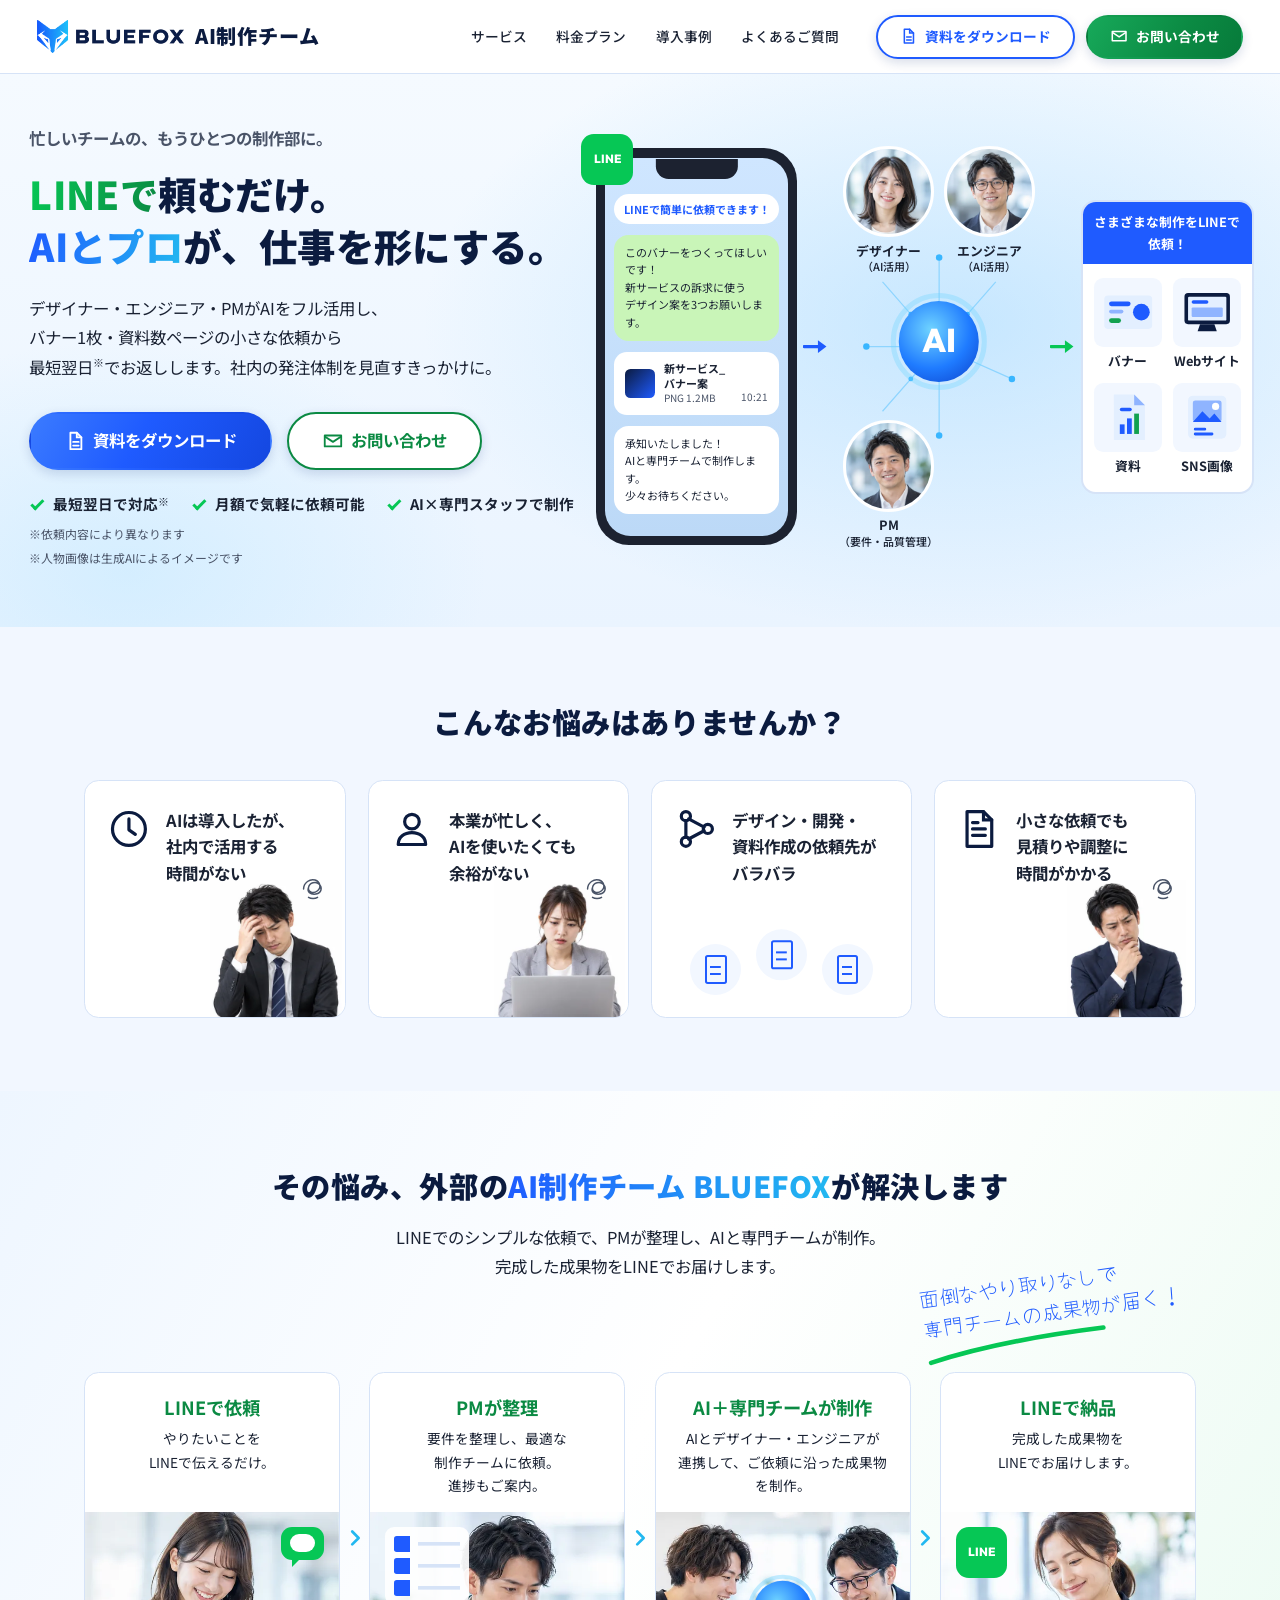
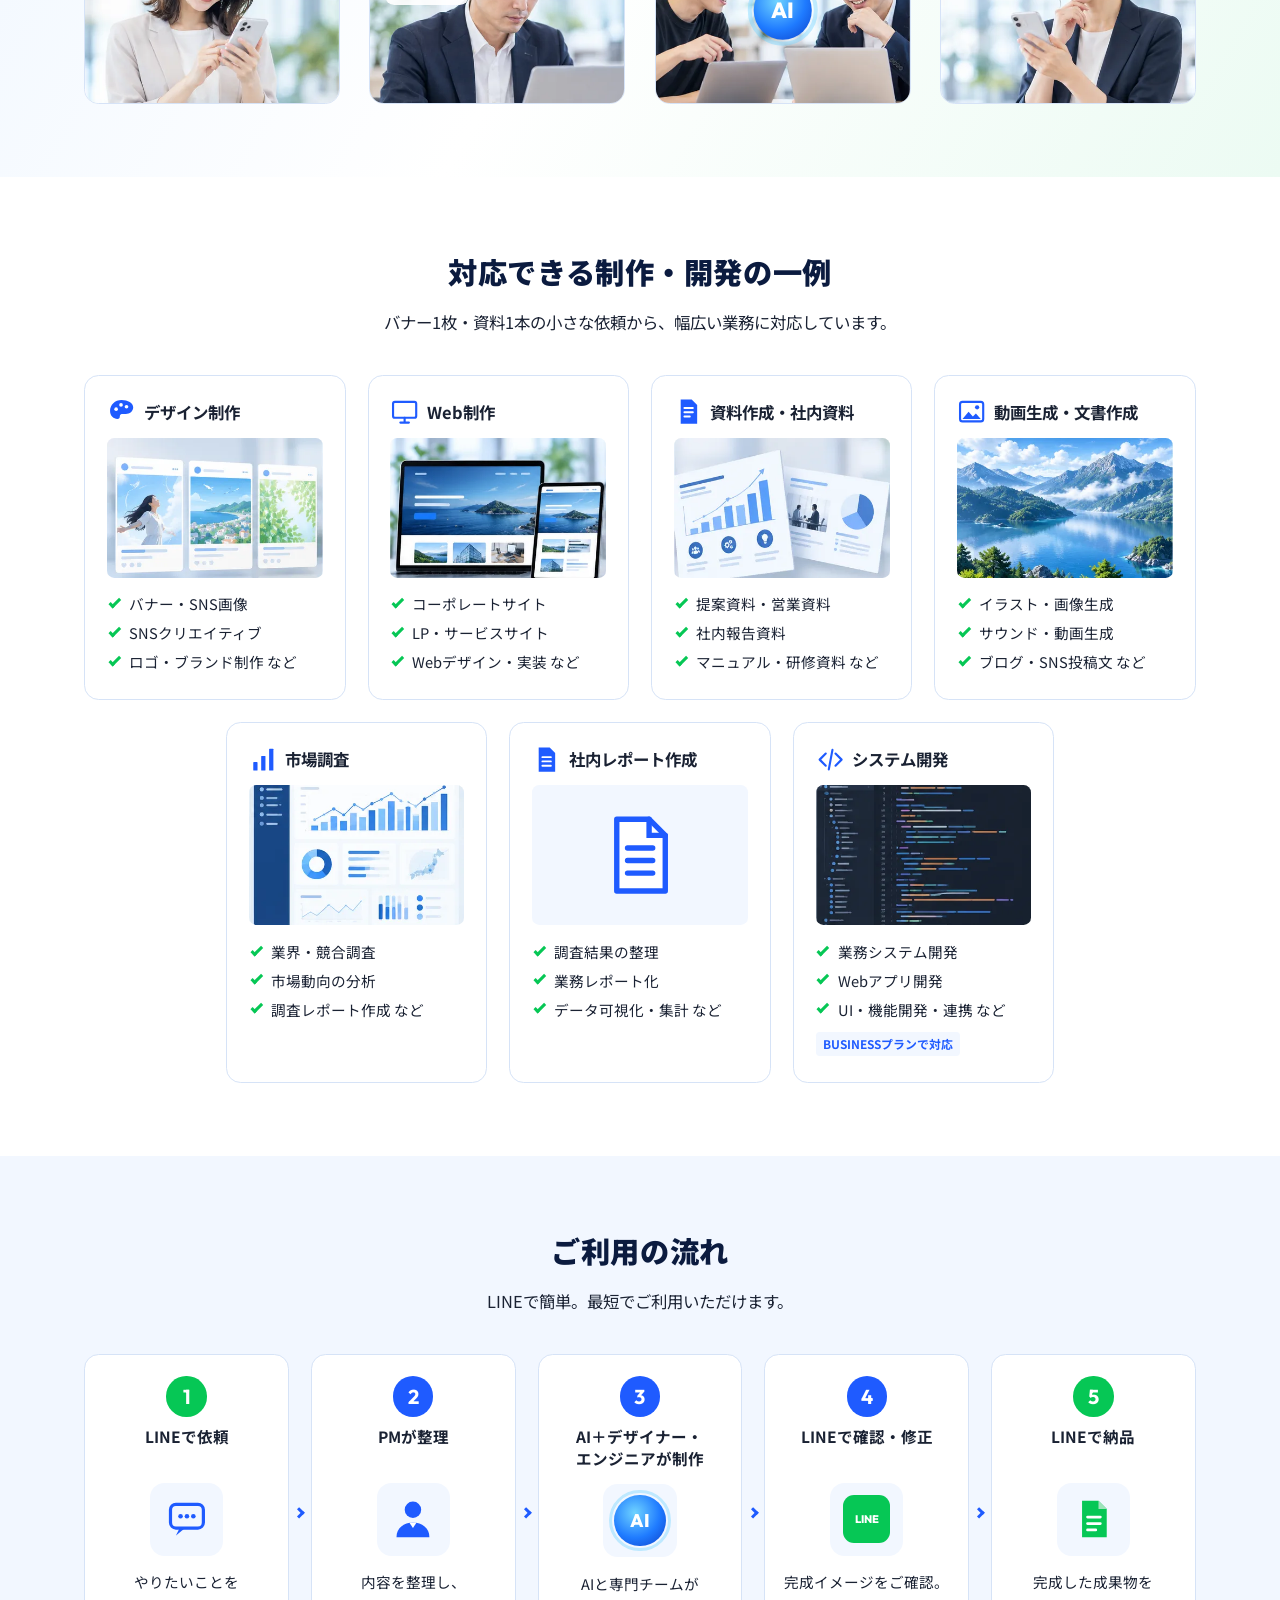
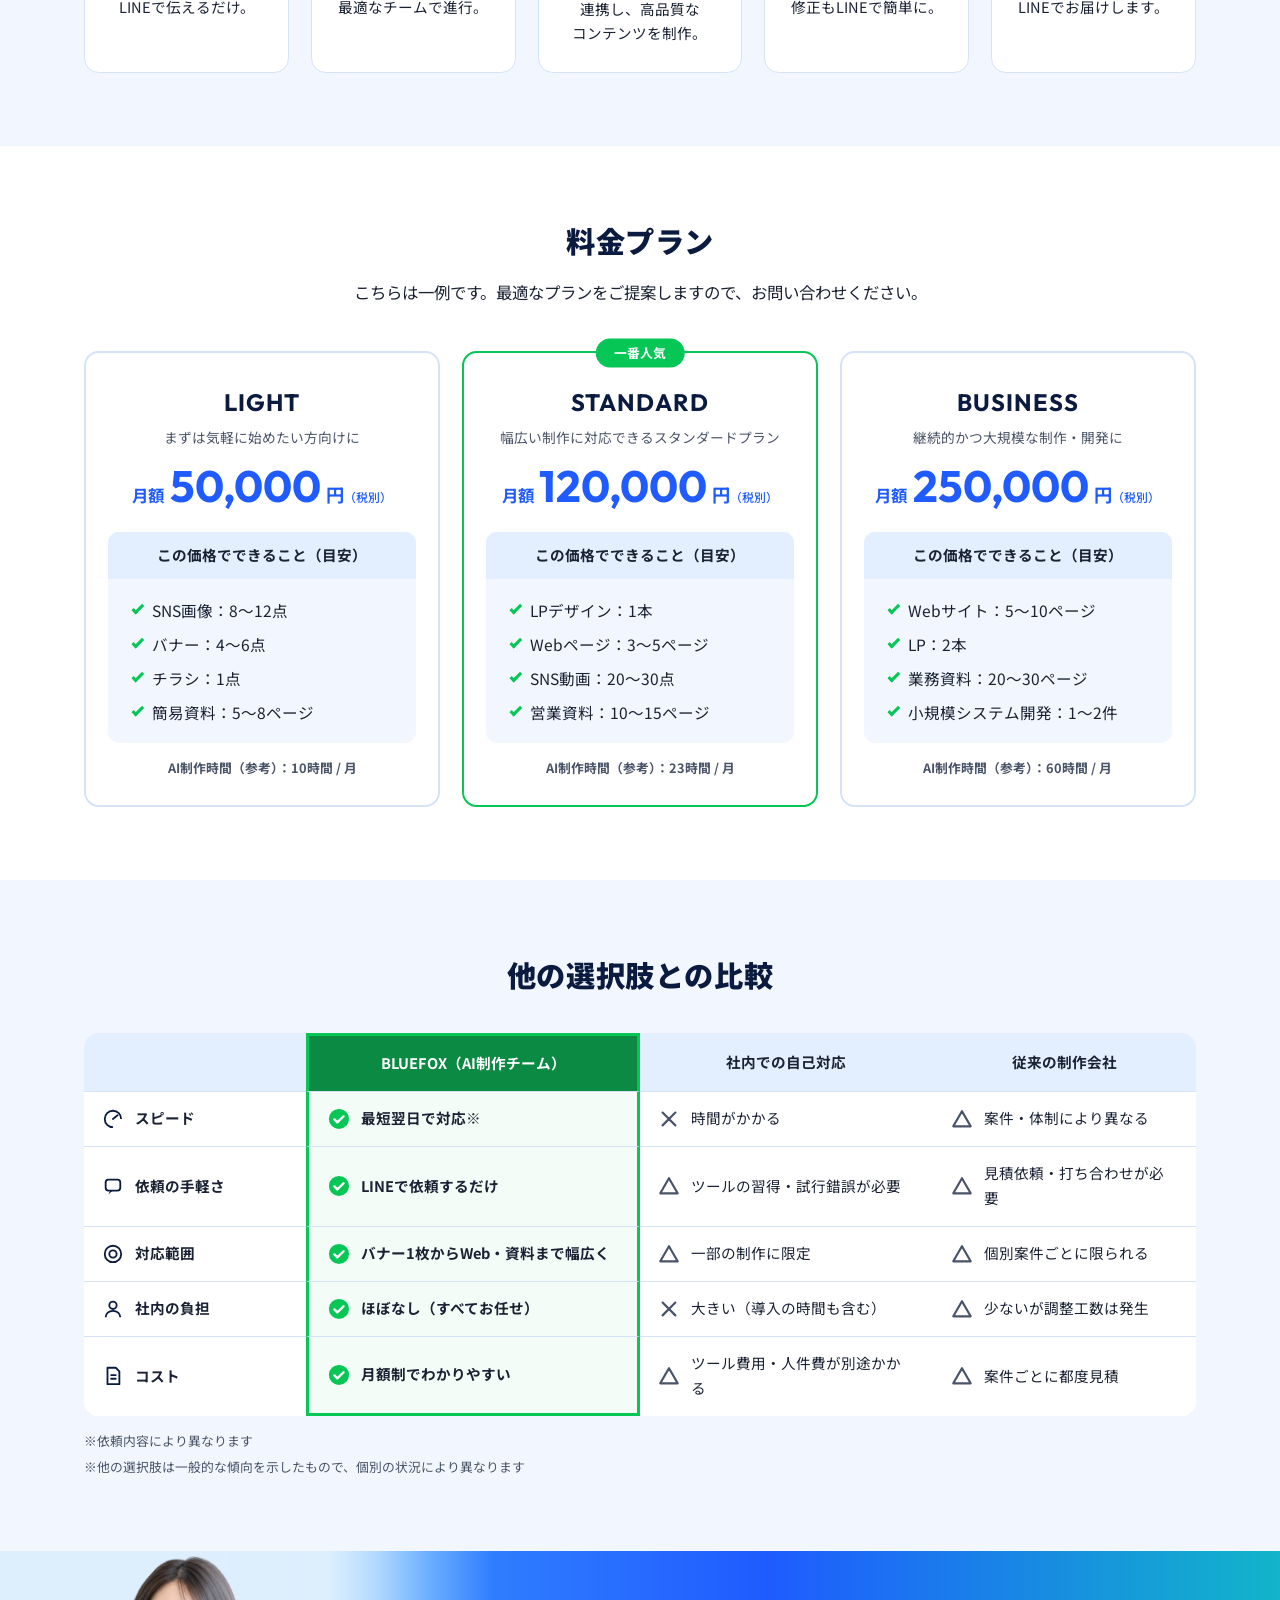
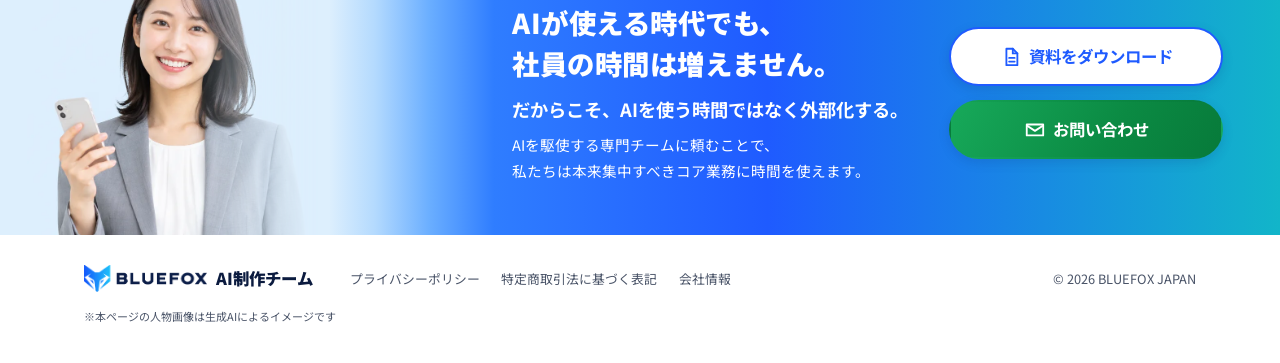
<file: index.html>
<!DOCTYPE html>
<html lang="ja">
<head>
  <meta charset="UTF-8">
  <meta name="viewport" content="width=device-width, initial-scale=1">
  <meta name="robots" content="noindex, nofollow">
  <title>BLUEFOX AI制作チーム｜LINEで頼むだけ。AIとプロが、仕事を形にする。</title>
  <meta name="description" content="デザイナー・エンジニア・PMがAIをフル活用。バナー1枚・資料数ページの小さな依頼から、LINEで頼むだけで最短翌日（依頼内容による）にお返しします。">
  <link rel="icon" href="favicon.ico" sizes="any">
  <link rel="icon" href="assets/img/favicon.png" type="image/png">
  <link rel="apple-touch-icon" href="assets/img/apple-touch-icon.png">
  <meta property="og:type" content="website">
  <meta property="og:title" content="BLUEFOX AI制作チーム｜LINEで頼むだけ。AIとプロが、仕事を形にする。">
  <meta property="og:description" content="デザイナー・エンジニア・PMがAIをフル活用。バナー1枚・資料数ページの小さな依頼から、LINEで頼むだけで最短翌日（依頼内容による）にお返しします。">
  <meta property="og:image" content="assets/img/ogp.png">
  <meta name="twitter:card" content="summary_large_image">
  <link rel="preconnect" href="https://fonts.googleapis.com">
  <link rel="preconnect" href="https://fonts.gstatic.com" crossorigin>
  <link href="https://fonts.googleapis.com/css2?family=Noto+Sans+JP:wght@400;500;700;900&family=Outfit:wght@600;700;800&family=Yomogi&display=swap" rel="stylesheet">
  <link rel="stylesheet" href="assets/css/style.css">
</head>
<body>

  <!-- ヘッダー -->
  <header class="l-header">
    <div class="l-header__inner">
      <a class="l-header__logo" href="#top" aria-label="BLUEFOX AI制作チーム トップへ">
        <img class="l-header__logo-mark" src="assets/img/logo_bluefox.png" alt="BLUEFOX" width="200" height="40">
        <span class="l-header__logo-text">AI制作チーム</span>
      </a>
      <nav class="l-header__nav" aria-label="グローバルナビゲーション">
        <ul class="l-header__nav-list">
          <li><a href="#service">サービス</a></li>
          <li><a href="#price">料金プラン</a></li>
          <li><a href="#case">導入事例</a></li>
          <li><a href="#faq">よくあるご質問</a></li>
        </ul>
      </nav>
      <div class="l-header__cta">
        <a class="c-button c-button--outline-blue c-button--sm" href="#download">
          <svg class="c-button__icon" viewBox="0 0 24 24" aria-hidden="true"><path d="M7 3h7l5 5v13H7z" fill="none" stroke="currentColor" stroke-width="2" stroke-linejoin="round"/><path d="M14 3v5h5M10 13h6M10 17h6" fill="none" stroke="currentColor" stroke-width="2" stroke-linecap="round"/></svg>
          資料をダウンロード
        </a>
        <a class="c-button c-button--green c-button--sm" href="#contact">
          <svg class="c-button__icon" viewBox="0 0 24 24" aria-hidden="true"><path d="M3 6h18v12H3z" fill="none" stroke="currentColor" stroke-width="2" stroke-linejoin="round"/><path d="M3 7l9 6 9-6" fill="none" stroke="currentColor" stroke-width="2" stroke-linejoin="round"/></svg>
          お問い合わせ
        </a>
      </div>
      <button class="l-header__toggle" type="button" aria-controls="drawer" aria-expanded="false" aria-label="メニューを開く">
        <span></span><span></span><span></span>
      </button>
    </div>
  </header>

  <!-- SPメニュー -->
  <div class="l-drawer" id="drawer" aria-hidden="true">
    <div class="l-drawer__overlay" data-drawer-close></div>
    <nav class="l-drawer__panel" aria-label="SPメニュー">
      <ul class="l-drawer__list">
        <li><a href="#service" data-drawer-close>サービス</a></li>
        <li><a href="#price" data-drawer-close>料金プラン</a></li>
        <li><a href="#case" data-drawer-close>導入事例</a></li>
        <li><a href="#faq" data-drawer-close>よくあるご質問</a></li>
      </ul>
    </nav>
  </div>

  <!-- SP画面下固定ボタン -->
  <div class="l-fixed-cta">
    <a class="l-fixed-cta__button l-fixed-cta__button--blue" href="#download">
      <svg viewBox="0 0 24 24" aria-hidden="true"><path d="M7 3h7l5 5v13H7z" fill="none" stroke="currentColor" stroke-width="2" stroke-linejoin="round"/><path d="M14 3v5h5M10 13h6M10 17h6" fill="none" stroke="currentColor" stroke-width="2" stroke-linecap="round"/></svg>
      資料をダウンロード
    </a>
    <a class="l-fixed-cta__button l-fixed-cta__button--green" href="#contact">
      <svg viewBox="0 0 24 24" aria-hidden="true"><path d="M3 6h18v12H3z" fill="none" stroke="currentColor" stroke-width="2" stroke-linejoin="round"/><path d="M3 7l9 6 9-6" fill="none" stroke="currentColor" stroke-width="2" stroke-linejoin="round"/></svg>
      お問い合わせ
    </a>
  </div>

  <main id="top">

    <!-- ファーストビュー -->
    <section class="p-fv" aria-labelledby="fv-title">
      <div class="p-fv__inner">

        <div class="p-fv__content">
          <p class="p-fv__lead">忙しいチームの、もうひとつの制作部に。</p>
          <h1 class="p-fv__title" id="fv-title">
            <span class="p-fv__title-line"><span class="p-fv__title-em p-fv__title-em--green">LINEで</span>頼むだけ。</span>
            <span class="p-fv__title-line"><span class="p-fv__title-em p-fv__title-em--blue">AIとプロ</span>が、<span class="p-fv__title-nowrap">仕事を形にする。</span></span>
          </h1>
          <p class="p-fv__text">デザイナー・エンジニア・PMがAIをフル活用し、<br class="u-pc">バナー1枚・資料数ページの小さな依頼から<br class="u-pc">最短翌日<span class="p-fv__points-note">※</span>でお返しします。社内の発注体制を見直すきっかけに。</p>
          <div class="p-fv__buttons">
            <a class="c-button c-button--blue c-button--lg" href="#download">
              <svg class="c-button__icon" viewBox="0 0 24 24" aria-hidden="true"><path d="M7 3h7l5 5v13H7z" fill="none" stroke="currentColor" stroke-width="2" stroke-linejoin="round"/><path d="M14 3v5h5M10 13h6M10 17h6" fill="none" stroke="currentColor" stroke-width="2" stroke-linecap="round"/></svg>
              資料をダウンロード
            </a>
            <a class="c-button c-button--outline-green c-button--lg" href="#contact">
              <svg class="c-button__icon" viewBox="0 0 24 24" aria-hidden="true"><path d="M3 6h18v12H3z" fill="none" stroke="currentColor" stroke-width="2" stroke-linejoin="round"/><path d="M3 7l9 6 9-6" fill="none" stroke="currentColor" stroke-width="2" stroke-linejoin="round"/></svg>
              お問い合わせ
            </a>
          </div>
          <ul class="p-fv__points">
            <li>最短翌日で対応<span class="p-fv__points-note">※</span></li>
            <li>月額で気軽に依頼可能</li>
            <li>AI×専門スタッフで制作</li>
          </ul>
          <p class="p-fv__note">※依頼内容により異なります</p>
          <p class="p-fv__note">※人物画像は生成AIによるイメージです</p>
        </div>

        <div class="p-fv__visual">
          <!-- スマホ（LINEトーク） -->
          <div class="p-fv__phone" aria-hidden="true">
            <span class="p-fv__line-badge">LINE</span>
            <div class="p-fv__phone-screen">
              <p class="p-fv__chat-head">LINEで簡単に依頼できます！</p>
              <p class="p-fv__bubble p-fv__bubble--me">このバナーをつくってほしいです！<br>新サービスの訴求に使う<br>デザイン案を3つお願いします。</p>
              <div class="p-fv__file">
                <span class="p-fv__file-icon"></span>
                <span class="p-fv__file-name">新サービス_バナー案<small>PNG 1.2MB</small></span>
                <span class="p-fv__file-time">10:21</span>
              </div>
              <p class="p-fv__bubble p-fv__bubble--you">承知いたしました！<br>AIと専門チームで制作します。<br>少々お待ちください。</p>
            </div>
          </div>

          <svg class="p-fv__arrow p-fv__arrow--blue" viewBox="0 0 48 32" aria-hidden="true"><path d="M2 16h30" stroke="currentColor" stroke-width="6" stroke-linecap="round"/><path d="M28 4l16 12-16 12z" fill="currentColor"/></svg>

          <!-- チーム（AIを中心に連携） -->
          <div class="p-fv__team">
            <svg class="p-fv__network" viewBox="0 0 260 300" aria-hidden="true">
              <g stroke="#7fd0ff" stroke-width="1.5" fill="none" opacity=".8">
                <path d="M60 70 L130 150 L200 70 M60 230 L130 150 M130 150 L130 40 M130 150 L220 190 M130 150 L130 260 M130 150 L40 150"/>
              </g>
              <g fill="#39b6ff">
                <circle cx="130" cy="40" r="4"/><circle cx="220" cy="190" r="4"/><circle cx="130" cy="260" r="4"/><circle cx="40" cy="150" r="4"/><circle cx="95" cy="110" r="3"/><circle cx="165" cy="110" r="3"/><circle cx="95" cy="190" r="3"/>
              </g>
            </svg>
            <div class="p-fv__ai" aria-hidden="true">AI</div>
            <figure class="p-fv__member p-fv__member--designer">
              <img src="assets/img/fv_member_designer.webp" alt="" width="240" height="240">
              <figcaption>デザイナー<small>（AI活用）</small></figcaption>
            </figure>
            <figure class="p-fv__member p-fv__member--engineer">
              <img src="assets/img/fv_member_engineer.webp" alt="" width="240" height="240">
              <figcaption>エンジニア<small>（AI活用）</small></figcaption>
            </figure>
            <figure class="p-fv__member p-fv__member--pm">
              <img src="assets/img/fv_member_pm.webp" alt="" width="240" height="240">
              <figcaption>PM<small>（要件・品質管理）</small></figcaption>
            </figure>
          </div>

          <svg class="p-fv__arrow p-fv__arrow--green" viewBox="0 0 48 32" aria-hidden="true"><path d="M2 16h30" stroke="currentColor" stroke-width="6" stroke-linecap="round"/><path d="M28 4l16 12-16 12z" fill="currentColor"/></svg>

          <!-- 依頼できる制作物 -->
          <div class="p-fv__works">
            <p class="p-fv__works-head">さまざまな制作をLINEで依頼！</p>
            <ul class="p-fv__works-list">
              <li>
                <svg viewBox="0 0 48 48" aria-hidden="true"><rect x="4" y="10" width="40" height="28" rx="3" fill="#e3efff"/><rect x="8" y="15" width="18" height="4" rx="2" fill="#1f5bff"/><rect x="8" y="22" width="12" height="3" rx="1.5" fill="#8fb4ff"/><circle cx="35" cy="24" r="7" fill="#1f5bff"/><rect x="8" y="29" width="10" height="4" rx="2" fill="#12a150"/></svg>
                バナー
              </li>
              <li>
                <svg viewBox="0 0 48 48" aria-hidden="true"><rect x="5" y="8" width="38" height="26" rx="3" fill="#0b1b3f"/><rect x="8" y="11" width="32" height="20" rx="1" fill="#e3efff"/><rect x="11" y="14" width="14" height="3" rx="1.5" fill="#1f5bff"/><rect x="11" y="20" width="26" height="8" rx="1" fill="#8fb4ff"/><path d="M18 34h12l2 6H16z" fill="#0b1b3f"/></svg>
                Webサイト
              </li>
              <li>
                <svg viewBox="0 0 48 48" aria-hidden="true"><path d="M12 5h17l9 9v29H12z" fill="#e3efff"/><path d="M29 5v9h9" fill="#8fb4ff"/><rect x="17" y="30" width="4" height="8" fill="#1f5bff"/><rect x="23" y="25" width="4" height="13" fill="#1f5bff"/><rect x="29" y="21" width="4" height="17" fill="#12a150"/><rect x="17" y="16" width="10" height="3" rx="1.5" fill="#1f5bff"/></svg>
                資料
              </li>
              <li>
                <svg viewBox="0 0 48 48" aria-hidden="true"><rect x="8" y="6" width="32" height="36" rx="4" fill="#e3efff"/><rect x="12" y="10" width="24" height="18" rx="2" fill="#8fb4ff"/><path d="M12 28l8-9 6 6 4-4 6 7z" fill="#1f5bff"/><circle cx="31" cy="15" r="3" fill="#fff"/><path d="M14 34h8M14 38h14" stroke="#1f5bff" stroke-width="2.4" stroke-linecap="round"/></svg>
                SNS画像
              </li>
            </ul>
          </div>
        </div>

      </div>
    </section>

    <!-- お悩み -->
    <section class="p-worry" aria-labelledby="worry-title">
      <div class="p-worry__inner">
        <h2 class="c-heading" id="worry-title">こんなお悩みはありませんか？</h2>
        <ul class="p-worry__list">
          <li class="p-worry__item">
            <svg class="p-worry__icon" viewBox="0 0 48 48" aria-hidden="true"><circle cx="24" cy="24" r="18" fill="none" stroke="currentColor" stroke-width="3.5"/><path d="M24 13v12l7 5" fill="none" stroke="currentColor" stroke-width="3.5" stroke-linecap="round" stroke-linejoin="round"/></svg>
            <p class="p-worry__text">AIは導入したが、<br>社内で活用する<br>時間がない</p>
            <img class="p-worry__img" src="assets/img/worry_01.webp" alt="" width="360" height="360" loading="lazy">
            <svg class="p-worry__scribble" viewBox="0 0 40 40" aria-hidden="true"><path d="M8 22c0-8 8-13 14-11s8 9 3 13-12 2-11-4 9-8 13-4 3 11-4 12-11-3-9-8" fill="none" stroke="currentColor" stroke-width="1.8" stroke-linecap="round"/><path d="M14 32c3 2 8 2 11 0" fill="none" stroke="currentColor" stroke-width="1.8" stroke-linecap="round"/></svg>
          </li>
          <li class="p-worry__item">
            <svg class="p-worry__icon" viewBox="0 0 48 48" aria-hidden="true"><circle cx="24" cy="16" r="8" fill="none" stroke="currentColor" stroke-width="3.5"/><path d="M9 41c0-8 6.5-13 15-13s15 5 15 13z" fill="none" stroke="currentColor" stroke-width="3.5" stroke-linejoin="round"/></svg>
            <p class="p-worry__text">本業が忙しく、<br>AIを使いたくても<br>余裕がない</p>
            <img class="p-worry__img" src="assets/img/worry_02.webp" alt="" width="360" height="360" loading="lazy">
            <svg class="p-worry__scribble" viewBox="0 0 40 40" aria-hidden="true"><path d="M8 22c0-8 8-13 14-11s8 9 3 13-12 2-11-4 9-8 13-4 3 11-4 12-11-3-9-8" fill="none" stroke="currentColor" stroke-width="1.8" stroke-linecap="round"/><path d="M14 32c3 2 8 2 11 0" fill="none" stroke="currentColor" stroke-width="1.8" stroke-linecap="round"/></svg>
          </li>
          <li class="p-worry__item">
            <svg class="p-worry__icon" viewBox="0 0 48 48" aria-hidden="true"><circle cx="13" cy="10" r="5" fill="none" stroke="currentColor" stroke-width="3.5"/><circle cx="13" cy="38" r="5" fill="none" stroke="currentColor" stroke-width="3.5"/><circle cx="37" cy="24" r="5" fill="none" stroke="currentColor" stroke-width="3.5"/><path d="M13 15v18M16 13l17 9M16 35l17-9" fill="none" stroke="currentColor" stroke-width="3.5" stroke-linecap="round"/></svg>
            <p class="p-worry__text">デザイン・開発・<br>資料作成の依頼先が<br>バラバラ</p>
            <div class="p-worry__docs" aria-hidden="true">
              <span></span><span></span><span></span>
            </div>
          </li>
          <li class="p-worry__item">
            <svg class="p-worry__icon" viewBox="0 0 48 48" aria-hidden="true"><path d="M11 5h18l9 9v29H11z" fill="none" stroke="currentColor" stroke-width="3.5" stroke-linejoin="round"/><path d="M29 5v9h9M17 24h14M17 31h14M17 17h6" fill="none" stroke="currentColor" stroke-width="3.5" stroke-linecap="round"/></svg>
            <p class="p-worry__text">小さな依頼でも<br>見積りや調整に<br>時間がかかる</p>
            <img class="p-worry__img" src="assets/img/worry_03.webp" alt="" width="360" height="360" loading="lazy">
            <svg class="p-worry__scribble" viewBox="0 0 40 40" aria-hidden="true"><path d="M8 22c0-8 8-13 14-11s8 9 3 13-12 2-11-4 9-8 13-4 3 11-4 12-11-3-9-8" fill="none" stroke="currentColor" stroke-width="1.8" stroke-linecap="round"/><path d="M14 32c3 2 8 2 11 0" fill="none" stroke="currentColor" stroke-width="1.8" stroke-linecap="round"/></svg>
          </li>
        </ul>
      </div>
    </section>

    <!-- 解決策 -->
    <section class="p-solution" id="service" aria-labelledby="solution-title">
      <div class="p-solution__inner">
        <h2 class="c-heading p-solution__title" id="solution-title">その悩み、外部の<span class="p-solution__title-em">AI制作チーム BLUEFOX</span>が解決します</h2>
        <p class="p-solution__lead">LINEでのシンプルな依頼で、PMが整理し、AIと専門チームが制作。<br class="u-pc">完成した成果物をLINEでお届けします。</p>
        <p class="p-solution__hand">
          面倒なやり取りなしで<br>専門チームの成果物が届く！
          <svg viewBox="0 0 200 20" aria-hidden="true"><path d="M4 16C60 6 130 3 196 4" fill="none" stroke="currentColor" stroke-width="5" stroke-linecap="round"/></svg>
        </p>
        <ol class="p-solution__steps">
          <li class="p-solution__step">
            <h3 class="p-solution__step-title">LINEで依頼</h3>
            <p class="p-solution__step-text">やりたいことを<br>LINEで伝えるだけ。</p>
            <div class="p-solution__step-visual">
              <img src="assets/img/solution_01.webp" alt="" width="400" height="300" loading="lazy">
              <span class="p-solution__deco p-solution__deco--chat" aria-hidden="true"><i></i></span>
            </div>
          </li>
          <li class="p-solution__arrow" aria-hidden="true"><svg class="p-solution__chevron" viewBox="0 0 24 24" aria-hidden="true"><path d="M9 5l7 7-7 7" fill="none" stroke="currentColor" stroke-width="3" stroke-linecap="round" stroke-linejoin="round"/></svg></li>
          <li class="p-solution__step">
            <h3 class="p-solution__step-title">PMが整理</h3>
            <p class="p-solution__step-text">要件を整理し、最適な<br>制作チームに依頼。<br>進捗もご案内。</p>
            <div class="p-solution__step-visual">
              <img src="assets/img/solution_02.webp" alt="" width="400" height="300" loading="lazy">
              <span class="p-solution__deco p-solution__deco--check" aria-hidden="true"><i></i><i></i><i></i></span>
            </div>
          </li>
          <li class="p-solution__arrow" aria-hidden="true"><svg class="p-solution__chevron" viewBox="0 0 24 24" aria-hidden="true"><path d="M9 5l7 7-7 7" fill="none" stroke="currentColor" stroke-width="3" stroke-linecap="round" stroke-linejoin="round"/></svg></li>
          <li class="p-solution__step">
            <h3 class="p-solution__step-title">AI＋専門チームが制作</h3>
            <p class="p-solution__step-text">AIとデザイナー・エンジニアが<br>連携して、ご依頼に沿った成果物を制作。</p>
            <div class="p-solution__step-visual">
              <img src="assets/img/solution_03.webp" alt="" width="400" height="300" loading="lazy">
              <span class="p-solution__deco p-solution__deco--ai" aria-hidden="true">AI</span>
            </div>
          </li>
          <li class="p-solution__arrow" aria-hidden="true"><svg class="p-solution__chevron" viewBox="0 0 24 24" aria-hidden="true"><path d="M9 5l7 7-7 7" fill="none" stroke="currentColor" stroke-width="3" stroke-linecap="round" stroke-linejoin="round"/></svg></li>
          <li class="p-solution__step">
            <h3 class="p-solution__step-title">LINEで納品</h3>
            <p class="p-solution__step-text">完成した成果物を<br>LINEでお届けします。</p>
            <div class="p-solution__step-visual">
              <img src="assets/img/solution_04.webp" alt="" width="400" height="300" loading="lazy">
              <span class="p-solution__deco p-solution__deco--line" aria-hidden="true">LINE</span>
            </div>
          </li>
        </ol>
      </div>
    </section>

    <!-- 対応できる制作・開発 -->
    <section class="p-works" aria-labelledby="works-title">
      <div class="p-works__inner">
        <h2 class="c-heading" id="works-title">対応できる制作・開発の一例</h2>
        <p class="c-heading-lead">バナー1枚・資料1本の小さな依頼から、幅広い業務に対応しています。</p>
        <ul class="p-works__list">
          <li class="p-works__item">
            <h3 class="p-works__item-title"><svg class="p-works__icon" viewBox="0 0 48 48" aria-hidden="true"><path d="M24 5C13 5 5 13 5 23c0 8 6 13 12 13 3 0 4-2 4-4 0-3 2-4 5-4h5c6 0 12-4 12-11C43 10 34 5 24 5z" fill="currentColor"/><circle cx="15" cy="20" r="3" fill="#fff"/><circle cx="23" cy="13" r="3" fill="#fff"/><circle cx="32" cy="16" r="3" fill="#fff"/></svg>デザイン制作</h3>
            <img class="p-works__thumb" src="assets/img/works_design.webp" alt="" width="400" height="260" loading="lazy">
            <ul class="c-check-list">
              <li>バナー・SNS画像</li>
              <li>SNSクリエイティブ</li>
              <li>ロゴ・ブランド制作 など</li>
            </ul>
          </li>
          <li class="p-works__item">
            <h3 class="p-works__item-title"><svg class="p-works__icon" viewBox="0 0 48 48" aria-hidden="true"><rect x="5" y="8" width="38" height="26" rx="3" fill="none" stroke="currentColor" stroke-width="3.5"/><path d="M17 42h14M24 34v8" stroke="currentColor" stroke-width="3.5" stroke-linecap="round"/></svg>Web制作</h3>
            <img class="p-works__thumb" src="assets/img/works_web.webp" alt="" width="400" height="260" loading="lazy">
            <ul class="c-check-list">
              <li>コーポレートサイト</li>
              <li>LP・サービスサイト</li>
              <li>Webデザイン・実装 など</li>
            </ul>
          </li>
          <li class="p-works__item">
            <h3 class="p-works__item-title"><svg class="p-works__icon" viewBox="0 0 48 48" aria-hidden="true"><path d="M11 4h18l9 9v31H11z" fill="currentColor"/><path d="M17 18h14M17 25h14M17 32h9" stroke="#fff" stroke-width="3" stroke-linecap="round"/></svg>資料作成・社内資料</h3>
            <img class="p-works__thumb" src="assets/img/works_doc.webp" alt="" width="400" height="260" loading="lazy">
            <ul class="c-check-list">
              <li>提案資料・営業資料</li>
              <li>社内報告資料</li>
              <li>マニュアル・研修資料 など</li>
            </ul>
          </li>
          <li class="p-works__item">
            <h3 class="p-works__item-title"><svg class="p-works__icon" viewBox="0 0 48 48" aria-hidden="true"><rect x="5" y="8" width="38" height="32" rx="4" fill="none" stroke="currentColor" stroke-width="3.5"/><path d="M9 36l10-12 7 8 5-5 8 9z" fill="currentColor"/><circle cx="33" cy="17" r="3.5" fill="currentColor"/></svg>動画生成・文書作成</h3>
            <img class="p-works__thumb" src="assets/img/works_media.webp" alt="" width="400" height="260" loading="lazy">
            <ul class="c-check-list">
              <li>イラスト・画像生成</li>
              <li>サウンド・動画生成</li>
              <li>ブログ・SNS投稿文 など</li>
            </ul>
          </li>
          <li class="p-works__item">
            <h3 class="p-works__item-title"><svg class="p-works__icon" viewBox="0 0 48 48" aria-hidden="true"><rect x="7" y="28" width="7" height="14" rx="1" fill="currentColor"/><rect x="20" y="18" width="7" height="24" rx="1" fill="currentColor"/><rect x="33" y="6" width="7" height="36" rx="1" fill="currentColor"/></svg>市場調査</h3>
            <img class="p-works__thumb" src="assets/img/works_research.webp" alt="" width="400" height="260" loading="lazy">
            <ul class="c-check-list">
              <li>業界・競合調査</li>
              <li>市場動向の分析</li>
              <li>調査レポート作成 など</li>
            </ul>
          </li>
          <li class="p-works__item">
            <h3 class="p-works__item-title"><svg class="p-works__icon" viewBox="0 0 48 48" aria-hidden="true"><path d="M11 4h18l9 9v31H11z" fill="currentColor"/><path d="M17 20h14M17 27h14M17 34h14" stroke="#fff" stroke-width="3" stroke-linecap="round"/></svg>社内レポート作成</h3>
            <div class="p-works__thumb p-works__thumb--report" aria-hidden="true"><svg viewBox="0 0 48 48"><path d="M11 4h18l9 9v31H11z" fill="#fff" stroke="currentColor" stroke-width="3" stroke-linejoin="round"/><path d="M29 4v9h9M17 20h14M17 27h14M17 34h14" fill="none" stroke="currentColor" stroke-width="3" stroke-linecap="round"/></svg></div>
            <ul class="c-check-list">
              <li>調査結果の整理</li>
              <li>業務レポート化</li>
              <li>データ可視化・集計 など</li>
            </ul>
          </li>
          <li class="p-works__item">
            <h3 class="p-works__item-title"><svg class="p-works__icon" viewBox="0 0 48 48" aria-hidden="true"><path d="M16 14L6 24l10 10M32 14l10 10-10 10M27 8l-6 32" fill="none" stroke="currentColor" stroke-width="3.5" stroke-linecap="round" stroke-linejoin="round"/></svg>システム開発</h3>
            <img class="p-works__thumb" src="assets/img/works_system.webp" alt="" width="400" height="260" loading="lazy">
            <ul class="c-check-list">
              <li>業務システム開発</li>
              <li>Webアプリ開発</li>
              <li>UI・機能開発・連携 など</li>
            </ul>
            <p class="p-works__plan">BUSINESSプランで対応</p>
          </li>
        </ul>
      </div>
    </section>

    <!-- ご利用の流れ -->
    <section class="p-flow" aria-labelledby="flow-title">
      <div class="p-flow__inner">
        <h2 class="c-heading" id="flow-title">ご利用の流れ</h2>
        <p class="c-heading-lead">LINEで簡単。最短でご利用いただけます。</p>
        <ol class="p-flow__list">
          <li class="p-flow__step p-flow__step--chat">
            <p class="p-flow__head"><span class="p-flow__num p-flow__num--green">1</span>LINEで依頼</p>
            <div class="p-flow__icon p-flow__icon--green"><svg viewBox="0 0 48 48" aria-hidden="true"><rect x="6" y="8" width="36" height="26" rx="6" fill="none" stroke="currentColor" stroke-width="3.5"/><path d="M16 34l-4 8 10-8" fill="currentColor"/><circle cx="17" cy="21" r="2.5" fill="currentColor"/><circle cx="24" cy="21" r="2.5" fill="currentColor"/><circle cx="31" cy="21" r="2.5" fill="currentColor"/></svg></div>
            <p class="p-flow__text">やりたいことを<br>LINEで伝えるだけ。</p>
          </li>
          <li class="p-flow__step p-flow__step--pm">
            <p class="p-flow__head"><span class="p-flow__num p-flow__num--blue">2</span>PMが整理</p>
            <div class="p-flow__icon p-flow__icon--blue"><svg viewBox="0 0 48 48" aria-hidden="true"><circle cx="24" cy="14" r="9" fill="currentColor"/><path d="M6 44c0-10 8-16 18-16s18 6 18 16z" fill="currentColor"/><path d="M20 28l4 6 4-6" fill="#fff"/></svg></div>
            <p class="p-flow__text">内容を整理し、<br>最適なチームで進行。</p>
          </li>
          <li class="p-flow__step p-flow__step--ai">
            <p class="p-flow__head"><span class="p-flow__num p-flow__num--blue">3</span>AI＋デザイナー・<br class="u-pc">エンジニアが制作</p>
            <div class="p-flow__icon p-flow__icon--blue"><span class="p-flow__ai">AI</span></div>
            <p class="p-flow__text">AIと専門チームが<br>連携し、高品質な<br>コンテンツを制作。</p>
          </li>
          <li class="p-flow__step p-flow__step--line">
            <p class="p-flow__head"><span class="p-flow__num p-flow__num--blue">4</span>LINEで確認・修正</p>
            <div class="p-flow__icon p-flow__icon--blue"><span class="p-flow__line">LINE</span></div>
            <p class="p-flow__text">完成イメージをご確認。<br>修正もLINEで簡単に。</p>
          </li>
          <li class="p-flow__step p-flow__step--doc">
            <p class="p-flow__head"><span class="p-flow__num p-flow__num--green">5</span>LINEで納品</p>
            <div class="p-flow__icon p-flow__icon--green"><svg viewBox="0 0 48 48" aria-hidden="true"><path d="M11 4h18l9 9v31H11z" fill="currentColor"/><path d="M29 4v9h9" fill="#9fe3bb"/><path d="M17 22h14M17 29h14M17 36h9" stroke="#fff" stroke-width="3" stroke-linecap="round"/></svg></div>
            <p class="p-flow__text">完成した成果物を<br>LINEでお届けします。</p>
          </li>
        </ol>
      </div>
    </section>

    <!-- 料金プラン -->
    <section class="p-price" id="price" aria-labelledby="price-title">
      <div class="p-price__inner">
        <h2 class="c-heading" id="price-title">料金プラン</h2>
        <p class="c-heading-lead">こちらは一例です。最適なプランをご提案しますので、お問い合わせください。</p>
        <ul class="p-price__list">
          <li class="p-price__card">
            <h3 class="p-price__name">LIGHT</h3>
            <p class="p-price__desc">まずは気軽に始めたい方向けに</p>
            <p class="p-price__amount"><span class="p-price__unit">月額</span><span class="p-price__num">50,000</span><span class="p-price__yen">円<small>（税別）</small></span></p>
            <div class="p-price__can">
              <p class="p-price__can-title">この価格でできること（目安）</p>
              <ul class="c-check-list">
                <li>SNS画像：8〜12点</li>
                <li>バナー：4〜6点</li>
                <li>チラシ：1点</li>
                <li>簡易資料：5〜8ページ</li>
              </ul>
            </div>
            <p class="p-price__hours">AI制作時間（参考）：10時間 / 月</p>
          </li>
          <li class="p-price__card p-price__card--popular">
            <p class="p-price__badge">一番人気</p>
            <h3 class="p-price__name">STANDARD</h3>
            <p class="p-price__desc">幅広い制作に対応できるスタンダードプラン</p>
            <p class="p-price__amount"><span class="p-price__unit">月額</span><span class="p-price__num">120,000</span><span class="p-price__yen">円<small>（税別）</small></span></p>
            <div class="p-price__can">
              <p class="p-price__can-title">この価格でできること（目安）</p>
              <ul class="c-check-list">
                <li>LPデザイン：1本</li>
                <li>Webページ：3〜5ページ</li>
                <li>SNS動画：20〜30点</li>
                <li>営業資料：10〜15ページ</li>
              </ul>
            </div>
            <p class="p-price__hours">AI制作時間（参考）：23時間 / 月</p>
          </li>
          <li class="p-price__card">
            <h3 class="p-price__name">BUSINESS</h3>
            <p class="p-price__desc">継続的かつ大規模な制作・開発に</p>
            <p class="p-price__amount"><span class="p-price__unit">月額</span><span class="p-price__num">250,000</span><span class="p-price__yen">円<small>（税別）</small></span></p>
            <div class="p-price__can">
              <p class="p-price__can-title">この価格でできること（目安）</p>
              <ul class="c-check-list">
                <li>Webサイト：5〜10ページ</li>
                <li>LP：2本</li>
                <li>業務資料：20〜30ページ</li>
                <li>小規模システム開発：1〜2件</li>
              </ul>
            </div>
            <p class="p-price__hours">AI制作時間（参考）：60時間 / 月</p>
          </li>
        </ul>
      </div>
    </section>

    <!-- 他の選択肢との比較 -->
    <section class="p-compare" aria-labelledby="compare-title">
      <div class="p-compare__inner">
        <h2 class="c-heading" id="compare-title">他の選択肢との比較</h2>
        <p class="p-compare__scroll-hint">表は横にスクロールできます</p>
        <div class="p-compare__scroll">
          <table class="p-compare__table">
            <thead>
              <tr>
                <td></td>
                <th scope="col" class="p-compare__ours p-compare__ours-head">BLUEFOX（AI制作チーム）</th>
                <th scope="col">社内での自己対応</th>
                <th scope="col">従来の制作会社</th>
              </tr>
            </thead>
            <tbody>
              <tr>
                <th scope="row"><span class="p-compare__label"><svg viewBox="0 0 24 24" aria-hidden="true"><path d="M12 21a9 9 0 1 1 9-9" fill="none" stroke="currentColor" stroke-width="2"/><path d="M12 12l5-4" stroke="currentColor" stroke-width="2" stroke-linecap="round"/></svg>スピード</span></th>
                <td class="p-compare__ours"><span class="p-compare__cell"><svg class="p-compare__mark p-compare__mark--check" viewBox="0 0 24 24" aria-hidden="true"><circle cx="12" cy="12" r="11" fill="currentColor"/><path d="M7 12.5l3.2 3.2L17 9" fill="none" stroke="#fff" stroke-width="2.6" stroke-linecap="round" stroke-linejoin="round"/></svg><span class="u-visually-hidden">優れている：</span>最短翌日で対応※</span></td>
                <td><span class="p-compare__cell"><svg class="p-compare__mark" viewBox="0 0 24 24" aria-hidden="true"><path d="M5 5l14 14M19 5L5 19" fill="none" stroke="currentColor" stroke-width="2.4" stroke-linecap="round"/></svg><span class="u-visually-hidden">劣る：</span>時間がかかる</span></td>
                <td><span class="p-compare__cell"><svg class="p-compare__mark" viewBox="0 0 24 24" aria-hidden="true"><path d="M12 3.5L21.5 20h-19z" fill="none" stroke="currentColor" stroke-width="2.4" stroke-linejoin="round"/></svg><span class="u-visually-hidden">条件付き：</span>案件・体制により異なる</span></td>
              </tr>
              <tr>
                <th scope="row"><span class="p-compare__label"><svg viewBox="0 0 24 24" aria-hidden="true"><rect x="4" y="5" width="16" height="12" rx="3" fill="none" stroke="currentColor" stroke-width="2"/><path d="M9 17l-2 4 5-4" fill="currentColor"/></svg>依頼の手軽さ</span></th>
                <td class="p-compare__ours"><span class="p-compare__cell"><svg class="p-compare__mark p-compare__mark--check" viewBox="0 0 24 24" aria-hidden="true"><circle cx="12" cy="12" r="11" fill="currentColor"/><path d="M7 12.5l3.2 3.2L17 9" fill="none" stroke="#fff" stroke-width="2.6" stroke-linecap="round" stroke-linejoin="round"/></svg><span class="u-visually-hidden">優れている：</span>LINEで依頼するだけ</span></td>
                <td><span class="p-compare__cell"><svg class="p-compare__mark" viewBox="0 0 24 24" aria-hidden="true"><path d="M12 3.5L21.5 20h-19z" fill="none" stroke="currentColor" stroke-width="2.4" stroke-linejoin="round"/></svg><span class="u-visually-hidden">条件付き：</span>ツールの習得・試行錯誤が必要</span></td>
                <td><span class="p-compare__cell"><svg class="p-compare__mark" viewBox="0 0 24 24" aria-hidden="true"><path d="M12 3.5L21.5 20h-19z" fill="none" stroke="currentColor" stroke-width="2.4" stroke-linejoin="round"/></svg><span class="u-visually-hidden">条件付き：</span>見積依頼・打ち合わせが必要</span></td>
              </tr>
              <tr>
                <th scope="row"><span class="p-compare__label"><svg viewBox="0 0 24 24" aria-hidden="true"><circle cx="12" cy="12" r="9" fill="none" stroke="currentColor" stroke-width="2"/><circle cx="12" cy="12" r="4" fill="none" stroke="currentColor" stroke-width="2"/></svg>対応範囲</span></th>
                <td class="p-compare__ours"><span class="p-compare__cell"><svg class="p-compare__mark p-compare__mark--check" viewBox="0 0 24 24" aria-hidden="true"><circle cx="12" cy="12" r="11" fill="currentColor"/><path d="M7 12.5l3.2 3.2L17 9" fill="none" stroke="#fff" stroke-width="2.6" stroke-linecap="round" stroke-linejoin="round"/></svg><span class="u-visually-hidden">優れている：</span>バナー1枚からWeb・資料まで幅広く</span></td>
                <td><span class="p-compare__cell"><svg class="p-compare__mark" viewBox="0 0 24 24" aria-hidden="true"><path d="M12 3.5L21.5 20h-19z" fill="none" stroke="currentColor" stroke-width="2.4" stroke-linejoin="round"/></svg><span class="u-visually-hidden">条件付き：</span>一部の制作に限定</span></td>
                <td><span class="p-compare__cell"><svg class="p-compare__mark" viewBox="0 0 24 24" aria-hidden="true"><path d="M12 3.5L21.5 20h-19z" fill="none" stroke="currentColor" stroke-width="2.4" stroke-linejoin="round"/></svg><span class="u-visually-hidden">条件付き：</span>個別案件ごとに限られる</span></td>
              </tr>
              <tr>
                <th scope="row"><span class="p-compare__label"><svg viewBox="0 0 24 24" aria-hidden="true"><circle cx="12" cy="8" r="4" fill="none" stroke="currentColor" stroke-width="2"/><path d="M4 21c0-4 3.5-7 8-7s8 3 8 7" fill="none" stroke="currentColor" stroke-width="2"/></svg>社内の負担</span></th>
                <td class="p-compare__ours"><span class="p-compare__cell"><svg class="p-compare__mark p-compare__mark--check" viewBox="0 0 24 24" aria-hidden="true"><circle cx="12" cy="12" r="11" fill="currentColor"/><path d="M7 12.5l3.2 3.2L17 9" fill="none" stroke="#fff" stroke-width="2.6" stroke-linecap="round" stroke-linejoin="round"/></svg><span class="u-visually-hidden">優れている：</span>ほぼなし（すべてお任せ）</span></td>
                <td><span class="p-compare__cell"><svg class="p-compare__mark" viewBox="0 0 24 24" aria-hidden="true"><path d="M5 5l14 14M19 5L5 19" fill="none" stroke="currentColor" stroke-width="2.4" stroke-linecap="round"/></svg><span class="u-visually-hidden">劣る：</span>大きい（導入の時間も含む）</span></td>
                <td><span class="p-compare__cell"><svg class="p-compare__mark" viewBox="0 0 24 24" aria-hidden="true"><path d="M12 3.5L21.5 20h-19z" fill="none" stroke="currentColor" stroke-width="2.4" stroke-linejoin="round"/></svg><span class="u-visually-hidden">条件付き：</span>少ないが調整工数は発生</span></td>
              </tr>
              <tr>
                <th scope="row"><span class="p-compare__label"><svg viewBox="0 0 24 24" aria-hidden="true"><path d="M6 3h9l4 4v14H6z" fill="none" stroke="currentColor" stroke-width="2" stroke-linejoin="round"/><path d="M10 11h5M10 15h5" stroke="currentColor" stroke-width="2" stroke-linecap="round"/></svg>コスト</span></th>
                <td class="p-compare__ours"><span class="p-compare__cell"><svg class="p-compare__mark p-compare__mark--check" viewBox="0 0 24 24" aria-hidden="true"><circle cx="12" cy="12" r="11" fill="currentColor"/><path d="M7 12.5l3.2 3.2L17 9" fill="none" stroke="#fff" stroke-width="2.6" stroke-linecap="round" stroke-linejoin="round"/></svg><span class="u-visually-hidden">優れている：</span>月額制でわかりやすい</span></td>
                <td><span class="p-compare__cell"><svg class="p-compare__mark" viewBox="0 0 24 24" aria-hidden="true"><path d="M12 3.5L21.5 20h-19z" fill="none" stroke="currentColor" stroke-width="2.4" stroke-linejoin="round"/></svg><span class="u-visually-hidden">条件付き：</span>ツール費用・人件費が別途かかる</span></td>
                <td><span class="p-compare__cell"><svg class="p-compare__mark" viewBox="0 0 24 24" aria-hidden="true"><path d="M12 3.5L21.5 20h-19z" fill="none" stroke="currentColor" stroke-width="2.4" stroke-linejoin="round"/></svg><span class="u-visually-hidden">条件付き：</span>案件ごとに都度見積</span></td>
              </tr>
            </tbody>
          </table>
        </div>
        <p class="p-compare__note">※依頼内容により異なります</p>
        <p class="p-compare__note">※他の選択肢は一般的な傾向を示したもので、個別の状況により異なります</p>
      </div>
    </section>

    <!-- 最下部CTA -->
    <section class="p-cta" aria-labelledby="cta-title">
      <div class="p-cta__inner">
        <div class="p-cta__banner">
          <img class="p-cta__photo" src="assets/img/cta_woman.webp" alt="" width="720" height="720" loading="lazy">
          <div class="p-cta__body">
            <h2 class="p-cta__title" id="cta-title">AIが使える時代でも、<br>社員の時間は増えません。</h2>
            <p class="p-cta__lead"><span>だからこそ、</span><span>AIを使う時間ではなく外部化する。</span></p>
            <p class="p-cta__text">AIを駆使する専門チームに頼むことで、<br class="u-pc">私たちは本来集中すべきコア業務に時間を使えます。</p>
          </div>
          <div class="p-cta__buttons">
            <a class="c-button c-button--outline-blue c-button--lg" href="#download">
              <svg class="c-button__icon" viewBox="0 0 24 24" aria-hidden="true"><path d="M7 3h7l5 5v13H7z" fill="none" stroke="currentColor" stroke-width="2" stroke-linejoin="round"/><path d="M14 3v5h5M10 13h6M10 17h6" fill="none" stroke="currentColor" stroke-width="2" stroke-linecap="round"/></svg>
              資料をダウンロード
            </a>
            <a class="c-button c-button--green c-button--lg" href="#contact">
              <svg class="c-button__icon" viewBox="0 0 24 24" aria-hidden="true"><path d="M3 6h18v12H3z" fill="none" stroke="currentColor" stroke-width="2" stroke-linejoin="round"/><path d="M3 7l9 6 9-6" fill="none" stroke="currentColor" stroke-width="2" stroke-linejoin="round"/></svg>
              お問い合わせ
            </a>
          </div>
        </div>
      </div>
    </section>

  </main>

  <!-- フッター -->
  <footer class="l-footer">
    <div class="l-footer__inner">
      <a class="l-footer__logo" href="#top" aria-label="BLUEFOX AI制作チーム トップへ">
        <img class="l-footer__logo-mark" src="assets/img/logo_bluefox.png" alt="BLUEFOX" width="200" height="40" loading="lazy">
        <span class="l-footer__logo-text">AI制作チーム</span>
      </a>
      <ul class="l-footer__links">
        <li><a href="#">プライバシーポリシー</a></li>
        <li><a href="#">特定商取引法に基づく表記</a></li>
        <li><a href="https://bluefox.jp/" target="_blank" rel="noopener">会社情報</a></li>
      </ul>
      <p class="l-footer__copy"><small>&copy; 2026 BLUEFOX JAPAN</small></p>
      <p class="l-footer__note">※本ページの人物画像は生成AIによるイメージです</p>
    </div>
  </footer>

  <script src="assets/js/main.js"></script>
</body>
</html>
</file>
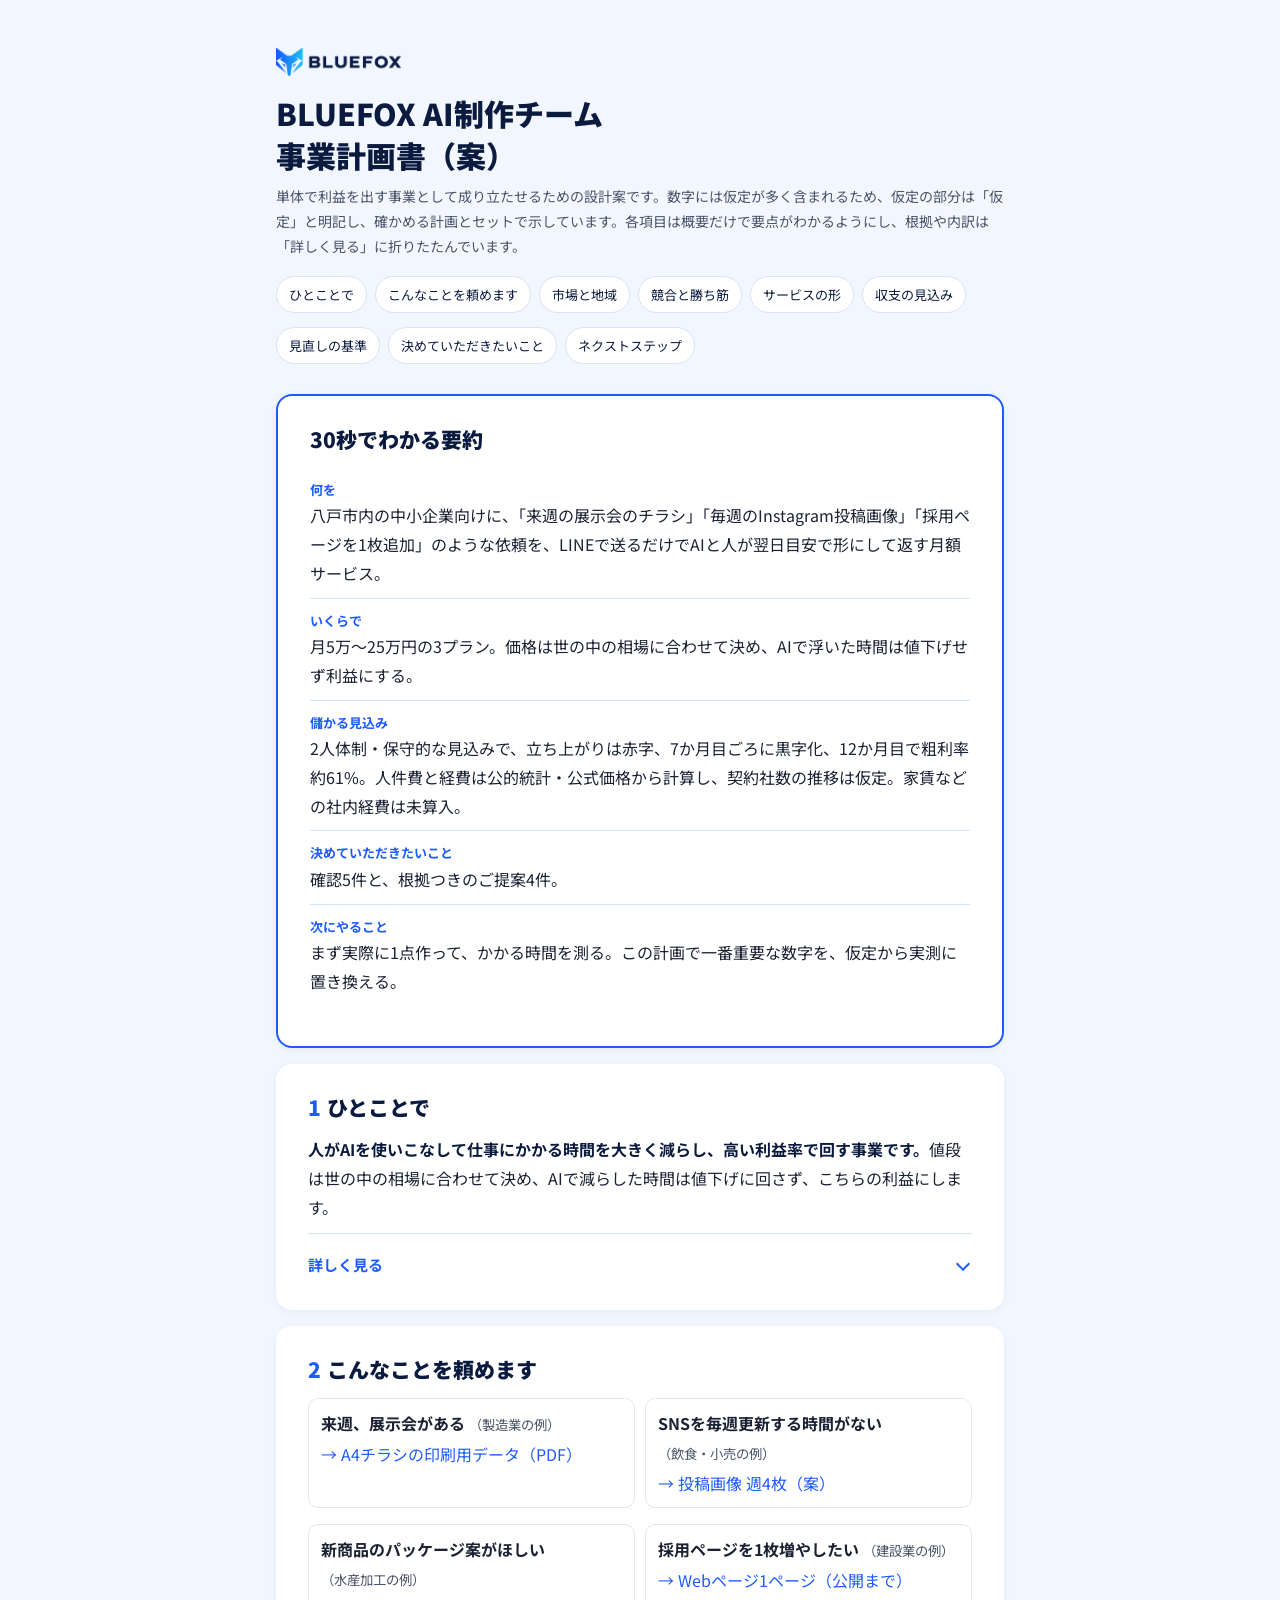
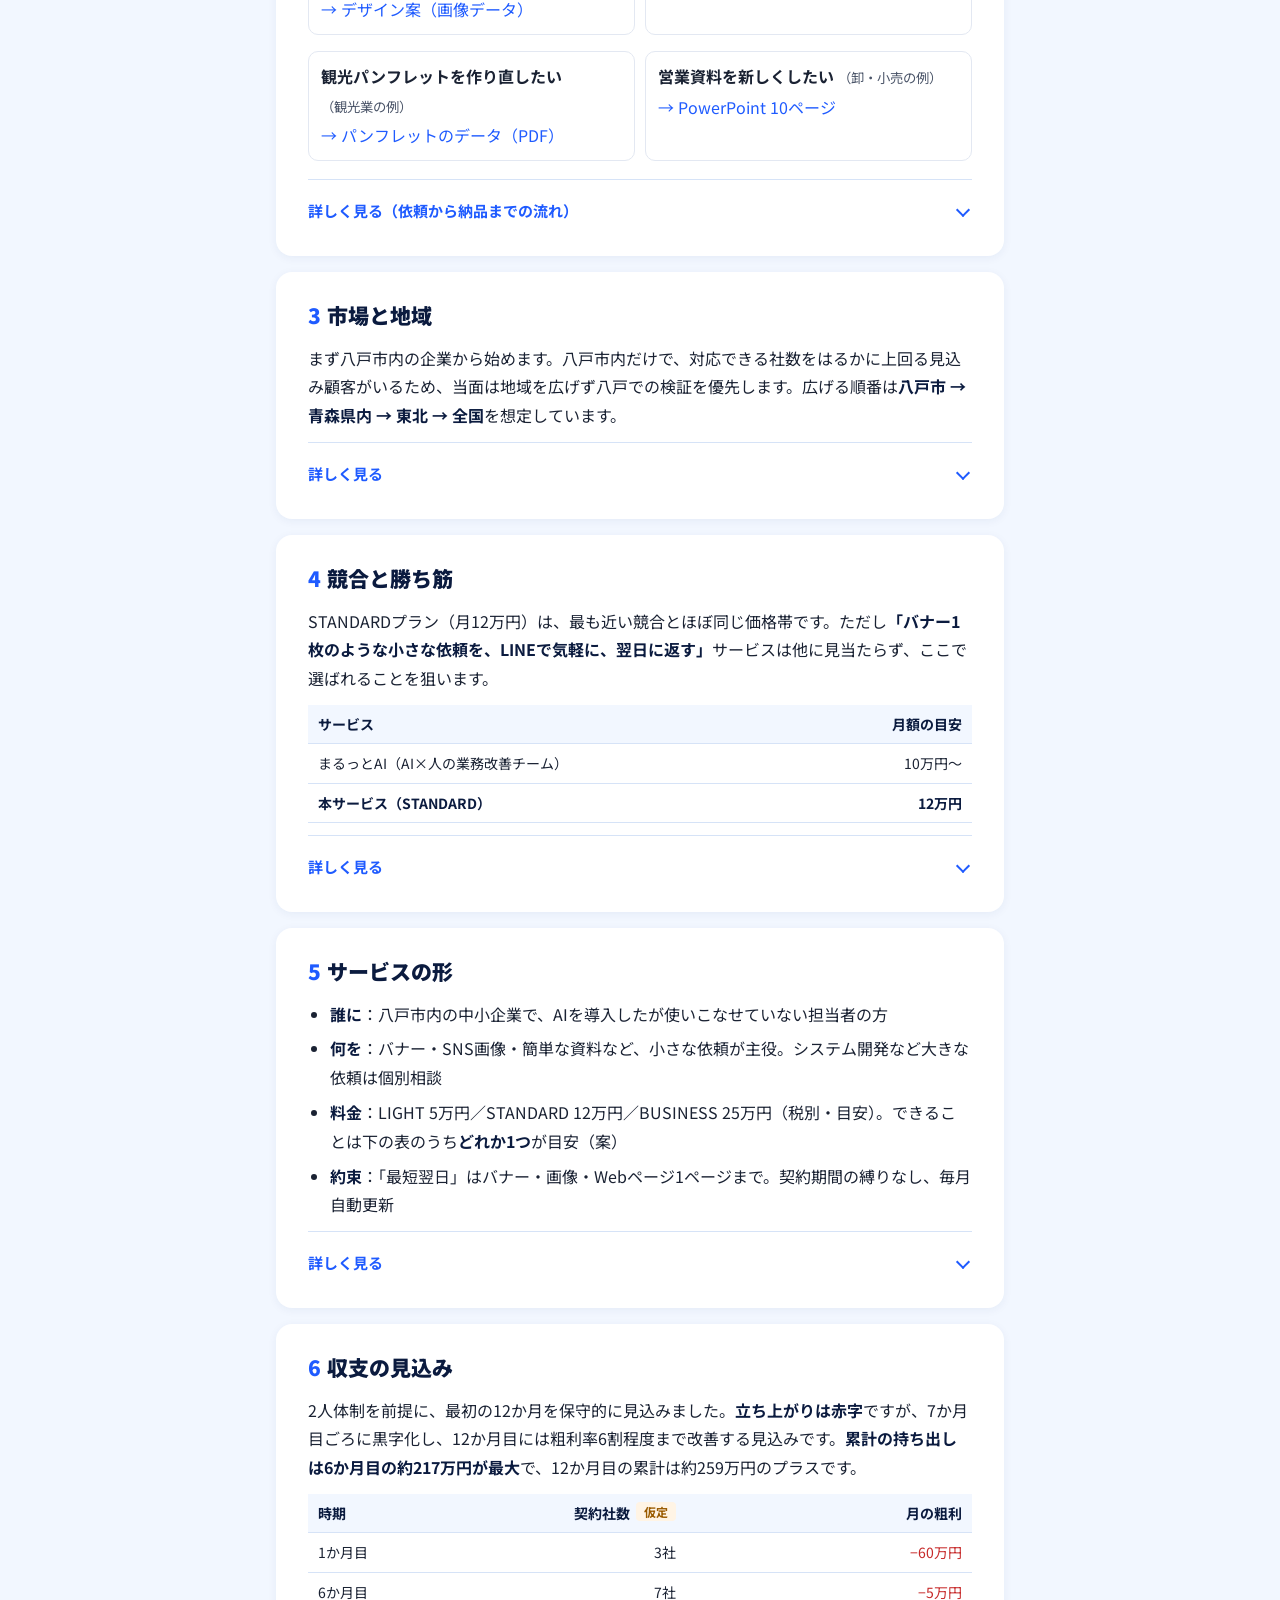
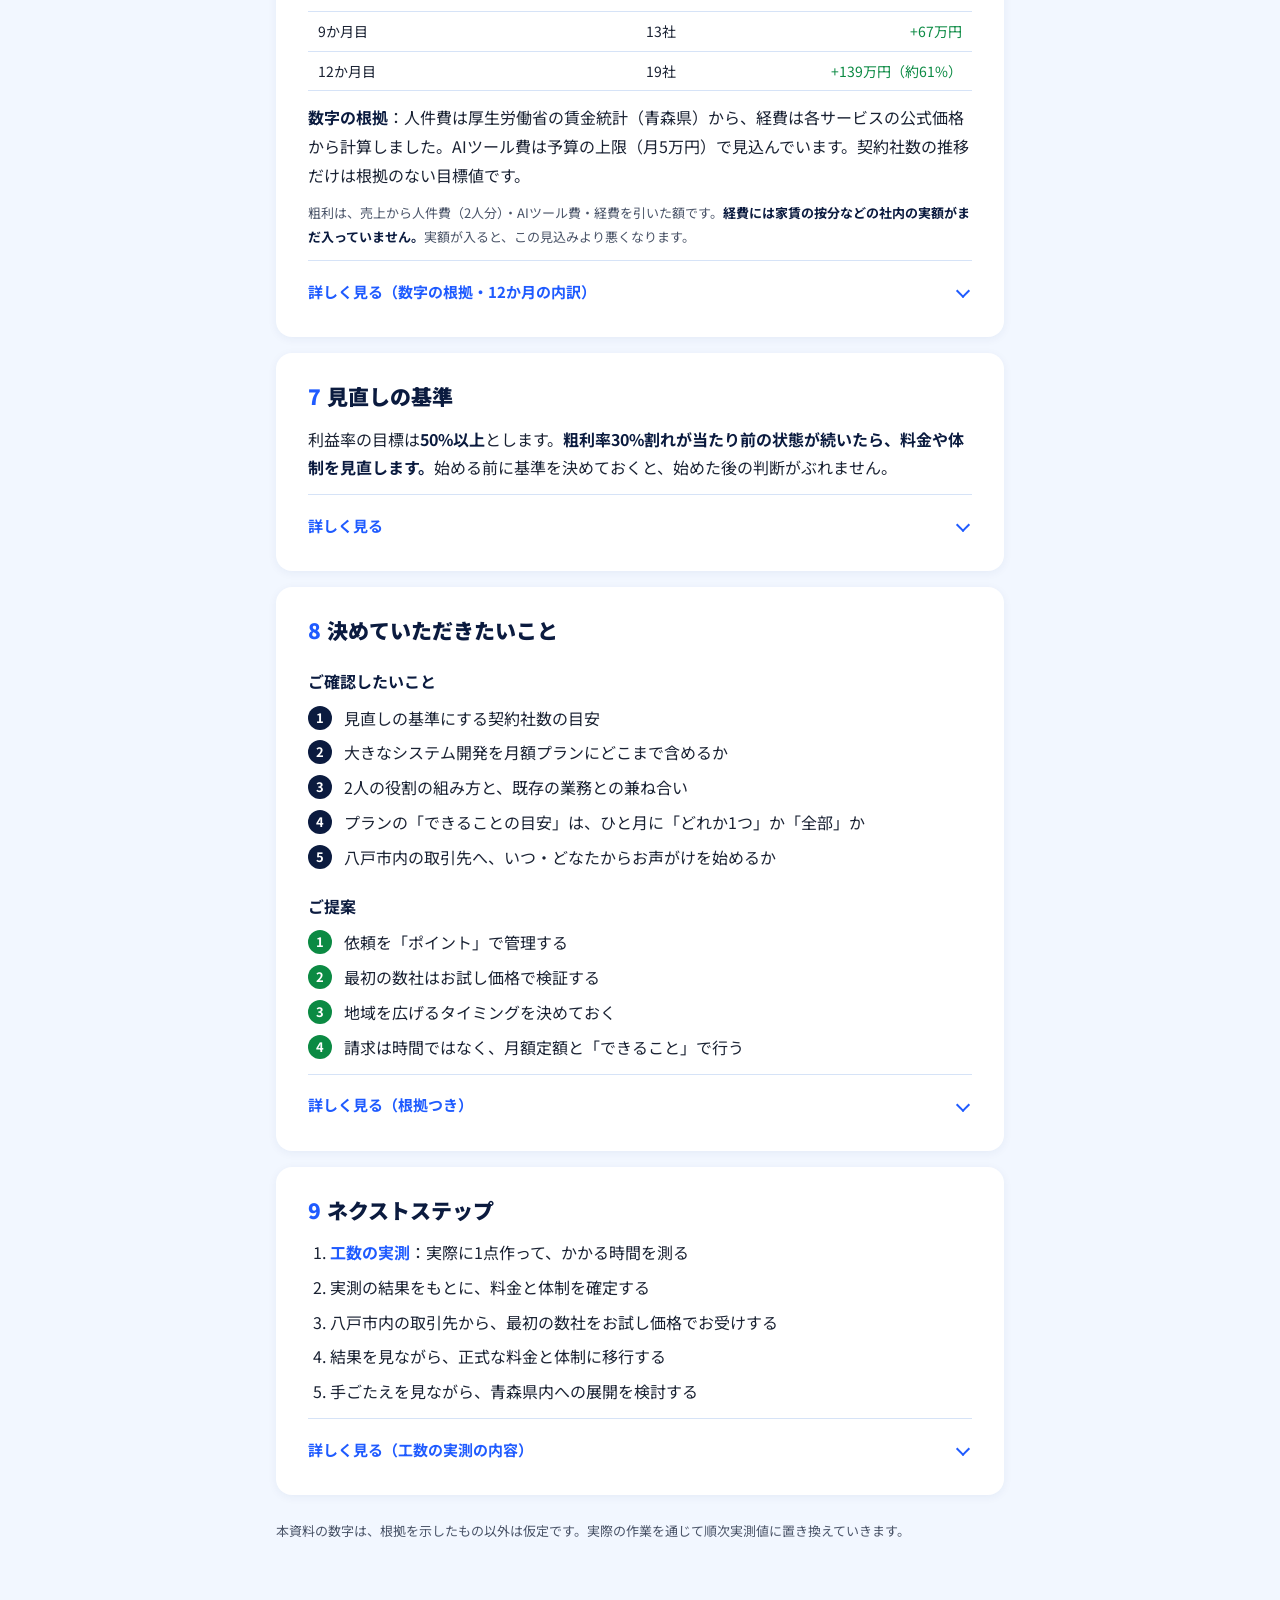
<file: plan/index.html>
<!DOCTYPE html>
<html lang="ja">
<head>
  <meta charset="UTF-8">
  <meta name="viewport" content="width=device-width, initial-scale=1">
  <meta name="robots" content="noindex, nofollow">
  <title>BLUEFOX AI制作チーム 事業計画書（案）</title>
  <link rel="icon" href="../favicon.ico" sizes="any">
  <link rel="preconnect" href="https://fonts.googleapis.com">
  <link rel="preconnect" href="https://fonts.gstatic.com" crossorigin>
  <link href="https://fonts.googleapis.com/css2?family=Noto+Sans+JP:wght@400;500;700;900&display=swap" rel="stylesheet">
  <style>
    :root {
      --c-blue: #1f5bff;
      --c-navy: #0b1b3f;
      --c-green: #0b8a43;
      --c-red: #c62828;
      --c-text: #1a2233;
      --c-text-sub: #4a5468;
      --c-bg: #f2f7ff;
      --c-border: #d6e3f7;
    }
    *, *::before, *::after { box-sizing: border-box; }
    html { -webkit-text-size-adjust: 100%; }
    body {
      margin: 0;
      background: var(--c-bg);
      color: var(--c-text);
      font-family: "Noto Sans JP", sans-serif;
      font-size: 16px;
      line-height: 1.8;
    }
    .wrap { max-width: 760px; margin: 0 auto; padding: 0 16px 64px; }
    header { padding: 32px 0 8px; }
    .logo { display: block; width: auto; height: 28px; }
    h1 { margin: 16px 0 8px; font-size: 24px; line-height: 1.4; font-weight: 900; color: var(--c-navy); }
    .lead { margin: 0; font-size: 14px; color: var(--c-text-sub); }
    .toc { margin: 16px 0 0; padding: 0; list-style: none; display: flex; flex-wrap: wrap; gap: 8px; }
    .toc a {
      display: inline-block; padding: 6px 12px; border: 1px solid var(--c-border); border-radius: 999px;
      background: #fff; font-size: 13px; color: var(--c-navy); text-decoration: none;
    }
    .card {
      margin-top: 16px; padding: 20px; border-radius: 16px; background: #fff;
      box-shadow: 0 2px 10px rgba(15, 45, 120, 0.06);
      scroll-margin-top: 16px;
    }
    .card--summary { border: 2px solid var(--c-blue); }
    h2 { margin: 0 0 12px; font-size: 19px; line-height: 1.5; font-weight: 900; color: var(--c-navy); }
    h2 .num { color: var(--c-blue); margin-right: 6px; }
    h3 { margin: 20px 0 8px; font-size: 16px; font-weight: 700; color: var(--c-navy); }
    p { margin: 0 0 12px; }
    ul, ol { margin: 0 0 12px; padding-left: 1.4em; }
    li { margin-bottom: 6px; }
    strong { color: var(--c-navy); }
    .summary-list { list-style: none; padding: 0; }
    .summary-list li { padding: 10px 0; border-bottom: 1px solid var(--c-border); margin: 0; }
    .summary-list li:last-child { border-bottom: 0; }
    .summary-list b { display: block; font-size: 13px; color: var(--c-blue); }
    .tbl-wrap { overflow-x: auto; margin: 0 0 12px; }
    table { width: 100%; border-collapse: collapse; font-size: 14px; line-height: 1.6; }
    th, td { padding: 8px 10px; border-bottom: 1px solid var(--c-border); text-align: left; vertical-align: top; }
    thead th { background: var(--c-bg); font-weight: 700; color: var(--c-navy); white-space: nowrap; }
    td.n, th.n { text-align: right; white-space: nowrap; }
    .minus { color: var(--c-red); }
    .plus { color: var(--c-green); }
    .note { font-size: 13px; color: var(--c-text-sub); }
    .tag {
      display: inline-block; margin-left: 6px; padding: 0 8px; border-radius: 4px;
      background: #fff4e5; color: #9a5b00; font-size: 12px; font-weight: 700; vertical-align: 2px;
    }
    details { margin-top: 12px; border-top: 1px solid var(--c-border); }
    summary {
      display: flex; align-items: center; justify-content: space-between; gap: 8px;
      min-height: 48px; padding: 12px 0 0; cursor: pointer; list-style: none;
      font-size: 15px; font-weight: 700; color: var(--c-blue);
    }
    summary::-webkit-details-marker { display: none; }
    summary::after {
      content: ""; flex-shrink: 0; width: 10px; height: 10px; margin-right: 4px;
      border-right: 2px solid currentColor; border-bottom: 2px solid currentColor;
      transform: rotate(45deg); transition: transform 0.2s;
    }
    details[open] summary::after { transform: rotate(-135deg); }
    summary:focus-visible { outline: 3px solid #ffb700; outline-offset: 2px; }
    .detail-body { padding-top: 12px; }
    .ask { counter-reset: ask; list-style: none; padding: 0; }
    .ask li { position: relative; padding-left: 36px; min-height: 28px; }
    .ask li::before {
      counter-increment: ask; content: counter(ask);
      position: absolute; left: 0; top: 2px; width: 24px; height: 24px; border-radius: 50%;
      background: var(--c-navy); color: #fff; font-size: 13px; font-weight: 700; text-align: center; line-height: 24px;
    }
    .ask--proposal li::before { background: var(--c-green); }
    .steps li strong { color: var(--c-blue); }
    .basis dt { font-weight: 700; margin-top: 14px; }
    .basis dd { margin: 4px 0 0; }
    .tag--ok { background: #e3f6ec; color: #13804a; }
    .ex { list-style: none; padding: 0; margin: 0; display: grid; gap: 10px; }
    .ex li { border: 1px solid #e3e8f2; border-radius: 10px; padding: 10px 12px; }
    .ex__scene { display: block; font-weight: 700; }
    .ex__scene small { display: inline-block; font-weight: 400; color: var(--c-text-sub); }
    .ex__out { display: block; margin-top: 2px; color: var(--c-blue); }
    .ex__out::before { content: "→ "; }
    @media (min-width: 768px) { .ex { grid-template-columns: 1fr 1fr; } }
    footer { margin-top: 24px; font-size: 13px; color: var(--c-text-sub); }
    @media (min-width: 768px) {
      header { padding-top: 48px; }
      h1 { font-size: 30px; }
      .card { padding: 28px 32px; }
      h2 { font-size: 21px; }
    }
  </style>
</head>
<body>
  <div class="wrap">
    <header>
      <img class="logo" src="../assets/img/logo_bluefox.png" alt="BLUEFOX" width="200" height="45">
      <h1>BLUEFOX AI制作チーム<br>事業計画書（案）</h1>
      <p class="lead">単体で利益を出す事業として成り立たせるための設計案です。数字には仮定が多く含まれるため、仮定の部分は「仮定」と明記し、確かめる計画とセットで示しています。各項目は概要だけで要点がわかるようにし、根拠や内訳は「詳しく見る」に折りたたんでいます。</p>
      <ul class="toc" aria-label="目次">
        <li><a href="#s1">ひとことで</a></li>
        <li><a href="#s2">こんなことを頼めます</a></li>
        <li><a href="#s3">市場と地域</a></li>
        <li><a href="#s4">競合と勝ち筋</a></li>
        <li><a href="#s5">サービスの形</a></li>
        <li><a href="#s6">収支の見込み</a></li>
        <li><a href="#s7">見直しの基準</a></li>
        <li><a href="#s8">決めていただきたいこと</a></li>
        <li><a href="#s9">ネクストステップ</a></li>
      </ul>
    </header>

    <main>
      <section class="card card--summary" aria-labelledby="summary-title">
        <h2 id="summary-title">30秒でわかる要約</h2>
        <ul class="summary-list">
          <li><b>何を</b>八戸市内の中小企業向けに、「来週の展示会のチラシ」「毎週のInstagram投稿画像」「採用ページを1枚追加」のような依頼を、LINEで送るだけでAIと人が翌日目安で形にして返す月額サービス。</li>
          <li><b>いくらで</b>月5万〜25万円の3プラン。価格は世の中の相場に合わせて決め、AIで浮いた時間は値下げせず利益にする。</li>
          <li><b>儲かる見込み</b>2人体制・保守的な見込みで、立ち上がりは赤字、7か月目ごろに黒字化、12か月目で粗利率約61%。人件費と経費は公的統計・公式価格から計算し、契約社数の推移は仮定。家賃などの社内経費は未算入。</li>
          <li><b>決めていただきたいこと</b>確認5件と、根拠つきのご提案4件。</li>
          <li><b>次にやること</b>まず実際に1点作って、かかる時間を測る。この計画で一番重要な数字を、仮定から実測に置き換える。</li>
        </ul>
      </section>

      <section class="card" id="s1" aria-labelledby="s1-title">
        <h2 id="s1-title"><span class="num">1</span>ひとことで</h2>
        <p><strong>人がAIを使いこなして仕事にかかる時間を大きく減らし、高い利益率で回す事業です。</strong>値段は世の中の相場に合わせて決め、AIで減らした時間は値下げに回さず、こちらの利益にします。</p>
        <details>
          <summary>詳しく見る</summary>
          <div class="detail-body">
            <p>原価をそのまま積み上げて値段を決めると、AIで効率化するほど値段を下げなければならず、効率化の成果が自社に残りません。そこで値段は競合の相場を基準に決め、原価（人の作業時間）が下がった分は利益として確保します。</p>
          </div>
        </details>
      </section>

      <section class="card" id="s2" aria-labelledby="s2-title">
        <h2 id="s2-title"><span class="num">2</span>こんなことを頼めます</h2>
        <ul class="ex">
          <li><span class="ex__scene">来週、展示会がある <small>（製造業の例）</small></span><span class="ex__out">A4チラシの印刷用データ（PDF）</span></li>
          <li><span class="ex__scene">SNSを毎週更新する時間がない <small>（飲食・小売の例）</small></span><span class="ex__out">投稿画像 週4枚（案）</span></li>
          <li><span class="ex__scene">新商品のパッケージ案がほしい <small>（水産加工の例）</small></span><span class="ex__out">デザイン案（画像データ）</span></li>
          <li><span class="ex__scene">採用ページを1枚増やしたい <small>（建設業の例）</small></span><span class="ex__out">Webページ1ページ（公開まで）</span></li>
          <li><span class="ex__scene">観光パンフレットを作り直したい <small>（観光業の例）</small></span><span class="ex__out">パンフレットのデータ（PDF）</span></li>
          <li><span class="ex__scene">営業資料を新しくしたい <small>（卸・小売の例）</small></span><span class="ex__out">PowerPoint 10ページ</span></li>
        </ul>
        <details>
          <summary>詳しく見る（依頼から納品までの流れ）</summary>
          <div class="detail-body">
            <h3>依頼から納品までの流れ（案）</h3>
            <ol>
              <li><strong>LINEで依頼</strong>：お客様は頼みたい内容をLINEで送るだけ。こちらで受け取り、担当が付きます。</li>
              <li><strong>内容確認・見積り</strong>：こちらで内容を整理し、費用の目安（ポイント）をお伝えします。必要なら確認の質問をします。</li>
              <li><strong>制作</strong>：AIと人で制作します。お客様側の作業はありません。</li>
              <li><strong>確認・修正</strong>：仕上がりを確認いただき、必要なら修正をご依頼いただきます（修正回数は検討中）。</li>
              <li><strong>納品</strong>：LINEでデータをお送りするか、Webページを公開します。</li>
            </ol>
            <p><strong>お客様がしなくてよいこと（案）</strong>：デザイナー探し、見積りの取り直し、細かい指示書づくり、AIツールの操作。</p>
            <p><strong>納品の形式（案）</strong>：画像データ（PNG・JPGなど）、PDF、PowerPoint、公開済みのWebページなど、依頼の内容によります。</p>
            <p><strong>まだ決まっていない条件</strong>：修正回数や対応にかかる日数などは、まだ案の段階です。最初の数社で実際に確かめながら決めます。</p>
          </div>
        </details>
      </section>

      <section class="card" id="s3" aria-labelledby="s3-title">
        <h2 id="s3-title"><span class="num">3</span>市場と地域</h2>
        <p>まず八戸市内の企業から始めます。八戸市内だけで、対応できる社数をはるかに上回る見込み顧客がいるため、当面は地域を広げず八戸での検証を優先します。広げる順番は<strong>八戸市 → 青森県内 → 東北 → 全国</strong>を想定しています。</p>
        <details>
          <summary>詳しく見る</summary>
          <div class="detail-body">
            <ul>
              <li>全国で見ると、生成AIを仕事に使っている企業は約3割強という調査があります（帝国データバンク調査）。導入はしたが使いこなせていない企業は一定数いると見られます。</li>
              <li>八戸市内で同じ条件に当てはまる企業は、<strong>1,500〜1,900社程度</strong><span class="tag">仮定</span>と推計しました。市の統計ではなく、全国の数値を人口の比率で割り戻した推計です。</li>
              <li>この数は、後述する対応できる社数（数十社規模）よりはるかに多いため、地域を広げる目的は件数の確保ではなく、八戸で検証を終えてから次に進むことと位置づけています。</li>
            </ul>
          </div>
        </details>
      </section>

      <section class="card" id="s4" aria-labelledby="s4-title">
        <h2 id="s4-title"><span class="num">4</span>競合と勝ち筋</h2>
        <p>STANDARDプラン（月12万円）は、最も近い競合とほぼ同じ価格帯です。ただし<strong>「バナー1枚のような小さな依頼を、LINEで気軽に、翌日に返す」</strong>サービスは他に見当たらず、ここで選ばれることを狙います。</p>
        <div class="tbl-wrap">
          <table>
            <thead><tr><th>サービス</th><th class="n">月額の目安</th></tr></thead>
            <tbody>
              <tr><td>まるっとAI（AI×人の業務改善チーム）</td><td class="n">10万円〜</td></tr>
              <tr><td><strong>本サービス（STANDARD）</strong></td><td class="n"><strong>12万円</strong></td></tr>
            </tbody>
          </table>
        </div>
        <details>
          <summary>詳しく見る</summary>
          <div class="detail-body">
            <div class="tbl-wrap">
              <table>
                <thead><tr><th>サービス</th><th class="n">月額の目安</th><th>確認状況</th></tr></thead>
                <tbody>
                  <tr><td>まるっとAI（AI×人の業務改善チーム）</td><td class="n">10万円〜</td><td>公式サイト</td></tr>
                  <tr><td>デザインのサブスク（時間制）</td><td class="n">3〜7万円</td><td>公式情報</td></tr>
                  <tr><td>フジ子さん（事務代行・参考）</td><td class="n">3〜12万円</td><td>比較サイト</td></tr>
                  <tr><td><strong>本サービス（STANDARD）</strong></td><td class="n"><strong>12万円</strong></td><td>今回の設計案</td></tr>
                </tbody>
              </table>
            </div>
            <p>一番近い存在は「まるっとAI」で、価格帯もほぼ同じです。ただ、多くの競合はページ数の多いWeb制作や業務改善の支援が中心で、小さな依頼を主役にしたサービスは見当たりませんでした。</p>
            <p>体力のある大手ほど、小さな依頼は手間に見合わず引き受けにくいものです。私たちは「小さな依頼」に絞り、価格ではなく速さと気軽さで選ばれることを狙います。</p>
          </div>
        </details>
      </section>

      <section class="card" id="s5" aria-labelledby="s5-title">
        <h2 id="s5-title"><span class="num">5</span>サービスの形</h2>
        <ul>
          <li><strong>誰に</strong>：八戸市内の中小企業で、AIを導入したが使いこなせていない担当者の方</li>
          <li><strong>何を</strong>：バナー・SNS画像・簡単な資料など、小さな依頼が主役。システム開発など大きな依頼は個別相談</li>
          <li><strong>料金</strong>：LIGHT 5万円／STANDARD 12万円／BUSINESS 25万円（税別・目安）。できることは下の表のうち<strong>どれか1つ</strong>が目安（案）</li>
          <li><strong>約束</strong>：「最短翌日」はバナー・画像・Webページ1ページまで。契約期間の縛りなし、毎月自動更新</li>
        </ul>
        <details>
          <summary>詳しく見る</summary>
          <div class="detail-body">
            <div class="tbl-wrap">
              <table>
                <thead><tr><th>プラン</th><th class="n">月額</th><th>できることの目安（どれか1つ・案）</th></tr></thead>
                <tbody>
                  <tr><td>LIGHT</td><td class="n">5万円</td><td>SNS画像8〜12点／バナー4〜6点／チラシ1点／簡易資料5〜8ページ</td></tr>
                  <tr><td>STANDARD</td><td class="n">12万円</td><td>LPデザイン1本／Webページ3〜5ページ／SNS動画20〜30点／営業資料10〜15ページ</td></tr>
                  <tr><td>BUSINESS</td><td class="n">25万円</td><td>Webサイト5〜10ページ／LP2本／業務資料20〜30ページ／小規模システム開発1〜2件（開発は別途ご相談）</td></tr>
                </tbody>
              </table>
            </div>
            <p class="note">組み合わせて頼みたい場合は、ポイントで調整する予定です（案）。</p>
            <p><strong>「最短翌日」の条件</strong>：Webページ1ページは、原稿と写真などの素材がそろっていることが条件です。そろっていない場合は、そろってから翌日の対応になります。</p>
            <p><strong>対象外とする依頼</strong>：有償のライセンス費用が発生する素材、規制業界の広告審査が必要なもの、プランの上限を大きく超える開発案件。</p>
            <p><strong>料金の決め方と請求の考え方</strong>：月額は、AIが制作に使う時間の目安に1時間5,000円を掛けて決めています（LIGHT 10時間・STANDARD 23時間・BUSINESS 60時間）。ただし、お客様への請求は時間ではなく、月額定額と上の「できることの目安」で行います。AI制作時間は社内の管理指標として使い、お客様への約束にはしません（理由は8章のご提案④）。</p>
            <p><strong>契約</strong>：最低契約期間は設けず、毎月自動更新とします（直接の競合と同じ条件です）。</p>
          </div>
        </details>
      </section>

      <section class="card" id="s6" aria-labelledby="s6-title">
        <h2 id="s6-title"><span class="num">6</span>収支の見込み</h2>
        <p>2人体制を前提に、最初の12か月を保守的に見込みました。<strong>立ち上がりは赤字</strong>ですが、7か月目ごろに黒字化し、12か月目には粗利率6割程度まで改善する見込みです。<strong>累計の持ち出しは6か月目の約217万円が最大</strong>で、12か月目の累計は約259万円のプラスです。</p>
        <div class="tbl-wrap">
          <table>
            <thead><tr><th>時期</th><th class="n">契約社数<span class="tag">仮定</span></th><th class="n">月の粗利</th></tr></thead>
            <tbody>
              <tr><td>1か月目</td><td class="n">3社</td><td class="n minus">−60万円</td></tr>
              <tr><td>6か月目</td><td class="n">7社</td><td class="n minus">−5万円</td></tr>
              <tr><td>9か月目</td><td class="n">13社</td><td class="n plus">+67万円</td></tr>
              <tr><td>12か月目</td><td class="n">19社</td><td class="n plus">+139万円（約61%）</td></tr>
            </tbody>
          </table>
        </div>
        <p><strong>数字の根拠</strong>：人件費は厚生労働省の賃金統計（青森県）から、経費は各サービスの公式価格から計算しました。AIツール費は予算の上限（月5万円）で見込んでいます。契約社数の推移だけは根拠のない目標値です。</p>
        <p class="note">粗利は、売上から人件費（2人分）・AIツール費・経費を引いた額です。<strong>経費には家賃の按分などの社内の実額がまだ入っていません。</strong>実額が入ると、この見込みより悪くなります。</p>
        <details>
          <summary>詳しく見る（数字の根拠・12か月の内訳）</summary>
          <div class="detail-body">
            <h3>数字の根拠</h3>
            <dl class="basis">
              <dt>人件費：月41万円/人（2人で82万円）<span class="tag tag--ok">公的統計</span></dt>
              <dd>厚生労働省の職業情報提供サイト（job tag）の青森県の年収を使いました（令和7年賃金構造基本統計調査より）。グラフィックデザイナーは360.5万円、システムエンジニア（受託開発）は482.8万円です。2つの平均は421.65万円で、月にすると35.14万円です。これに会社が負担する社会保険料など15.70%を上乗せすると40.65万円になり、切り上げて41万円としました。<br><span class="note">上乗せ分の内訳：健康保険4.925%（協会けんぽ青森支部 9.85%の半分）、厚生年金9.15%、子ども・子育て拠出金0.36%、子ども・子育て支援金0.115%、雇用保険0.85%、労災保険0.30%。2つの職種の単純平均で、年収には賞与を含みます。</span><br><span class="note">出典：<a href="https://shigoto.mhlw.go.jp/User/Occupation/Detail/334" target="_blank" rel="noopener">job tag グラフィックデザイナー</a>／<a href="https://shigoto.mhlw.go.jp/User/Occupation/Detail/312" target="_blank" rel="noopener">job tag システムエンジニア</a>／<a href="https://www.kyoukaikenpo.or.jp/about/business/insurance_rate/rate_prefectures/r08/index.html" target="_blank" rel="noopener">協会けんぽ 令和8年度保険料率</a>／<a href="https://www.nenkin.go.jp/service/kounen/hokenryo/hoshu/20150515-01.html" target="_blank" rel="noopener">日本年金機構</a>／<a href="https://www.mhlw.go.jp/content/001692566.pdf" target="_blank" rel="noopener">雇用保険料率</a>／<a href="https://www.mhlw.go.jp/bunya/roudoukijun/roudouhokenpoint/dl/saimokuhyou.pdf" target="_blank" rel="noopener">労災保険率</a></span></dd>
              <dt>AIツール費：月5万円（上限）<span class="tag">予算枠</span></dt>
              <dd>Claude Code と ChatGPT を2人で使う想定で、こちらの予算の上限を置きました。契約社数が増えても変わらない固定費です。各ツールの料金プランとの照合はまだです。</dd>
              <dt>経費：月約1.6万円（確定できる分のみ）<span class="tag tag--ok">公式価格</span></dt>
              <dd>LINE公式アカウント（スタンダードプラン）15,000円、レンタルサーバー1,100円、独自ドメイン（月割）125円の合計です。<strong>家賃の按分・水道光熱費・通信費・会計ソフトなどの社内の実額は、社長に確認してから上乗せします。</strong><br><span class="note">出典：<a href="https://www.lycbiz.com/jp/service/line-official-account/plan/" target="_blank" rel="noopener">LINE公式アカウント</a>／<a href="https://www.xserver.ne.jp/price/" target="_blank" rel="noopener">Xserver</a></span></dd>
              <dt>契約社数の推移：3社→19社<span class="tag">仮定</span></dt>
              <dd>最初の3社は、こちらで声をかけられる心当たりのある取引先です。4社目からは「毎月1〜2社ずつ増やす」という目標で、根拠はありません。そのため、下の「何社あれば黒字か」を判断の目安にしてください。</dd>
              <dt>売上：全社がSTANDARD（月12万円）<span class="tag">仮定</span></dt>
              <dd>見通しを立てるため、中間のプランにそろえました。LIGHTの契約が多いと売上は下がります。</dd>
            </dl>
            <h3>何社あれば黒字か（式から逆算）</h3>
            <div class="tbl-wrap">
              <table>
                <thead><tr><th>目安</th><th class="n">契約社数</th></tr></thead>
                <tbody>
                  <tr><td>黒字になる（損益分岐）</td><td class="n">8社</td></tr>
                  <tr><td>粗利率30%を保つ</td><td class="n">11社</td></tr>
                  <tr><td>粗利率50%以上（目標）</td><td class="n">15社</td></tr>
                </tbody>
              </table>
            </div>
            <p class="note">売上＝12万円×契約社数。費用＝人件費82万円＋AIツール費5万円＋経費約1.6万円（毎月ほぼ一定）。粗利率＝（売上−費用）÷売上。</p>
            <h3>12か月の内訳</h3>
            <p>最初の3社は3か月間お試し価格（通常の8割）でお受けし、4か月目から通常料金に移行する想定です。費用は契約社数に関わらずかかるため、契約が少ないうちは赤字になります。既存の業務と兼務にする場合は、実際の負担はこれより軽くなる可能性があります。</p>
            <div class="tbl-wrap">
              <table>
                <thead><tr><th>月</th><th class="n">社数</th><th class="n">売上</th><th class="n">粗利</th><th class="n">粗利率</th></tr></thead>
                <tbody>
                  <tr><td>1</td><td class="n">3</td><td class="n">28.8万</td><td class="n minus">−59.8万</td><td class="n">-207.7%</td></tr>
                  <tr><td>2</td><td class="n">3</td><td class="n">28.8万</td><td class="n minus">−59.8万</td><td class="n">-207.7%</td></tr>
                  <tr><td>3</td><td class="n">4</td><td class="n">40.8万</td><td class="n minus">−47.8万</td><td class="n">-117.2%</td></tr>
                  <tr><td>4</td><td class="n">5</td><td class="n">60.0万</td><td class="n minus">−28.6万</td><td class="n">-47.7%</td></tr>
                  <tr><td>5</td><td class="n">6</td><td class="n">72.0万</td><td class="n minus">−16.6万</td><td class="n">-23.1%</td></tr>
                  <tr><td>6</td><td class="n">7</td><td class="n">84.0万</td><td class="n minus">−4.6万</td><td class="n">-5.5%</td></tr>
                  <tr><td>7</td><td class="n">9</td><td class="n">108.0万</td><td class="n plus">+19.4万</td><td class="n">17.9%</td></tr>
                  <tr><td>8</td><td class="n">11</td><td class="n">132.0万</td><td class="n plus">+43.4万</td><td class="n">32.9%</td></tr>
                  <tr><td>9</td><td class="n">13</td><td class="n">156.0万</td><td class="n plus">+67.4万</td><td class="n">43.2%</td></tr>
                  <tr><td>10</td><td class="n">15</td><td class="n">180.0万</td><td class="n plus">+91.4万</td><td class="n">50.8%</td></tr>
                  <tr><td>11</td><td class="n">17</td><td class="n">204.0万</td><td class="n plus">+115.4万</td><td class="n">56.6%</td></tr>
                  <tr><td>12</td><td class="n">19</td><td class="n">228.0万</td><td class="n plus">+139.4万</td><td class="n">61.1%</td></tr>
                </tbody>
              </table>
            </div>
            <p class="note">12か月の累計は約+259万円。累計が最も落ち込むのは6か月目の約−217万円です。</p>
            <h3>一番大きく左右する数字</h3>
            <p><strong>「1社あたり、月に何時間の人の作業が必要か」</strong>です。2人の役割の組み方によって、目標の粗利率（50%以上）を保てる時間の目安が変わります。</p>
            <div class="tbl-wrap">
              <table>
                <thead><tr><th>2人の役割の組み方</th><th class="n">50%を保てる目安</th></tr></thead>
                <tbody>
                  <tr><td>デザイナー＋PM兼エンジニア</td><td class="n">月14.9時間以内</td></tr>
                  <tr><td>デザイナー＋エンジニア</td><td class="n">月17.1時間以内</td></tr>
                  <tr><td>PM専任＋デザイナー兼エンジニア</td><td class="n">月9.1時間以内</td></tr>
                </tbody>
              </table>
            </div>
            <p>この時間はまだ実際に測っていません（試算では1社あたり月8時間と仮定）。ネクストステップの最初に、実際の作業で測ります。</p>
          </div>
        </details>
      </section>

      <section class="card" id="s7" aria-labelledby="s7-title">
        <h2 id="s7-title"><span class="num">7</span>見直しの基準</h2>
        <p>利益率の目標は<strong>50%以上</strong>とします。<strong>粗利率30%割れが当たり前の状態が続いたら、料金や体制を見直します。</strong>始める前に基準を決めておくと、始めた後の判断がぶれません。</p>
        <details>
          <summary>詳しく見る</summary>
          <div class="detail-body">
            <p>「当たり前になった」をどの契約社数で判断するかは、社長と一緒に決めたいと考えています。試算では、粗利率30%を割るのは契約社数が11社を下回る水準です。</p>
          </div>
        </details>
      </section>

      <section class="card" id="s8" aria-labelledby="s8-title">
        <h2 id="s8-title"><span class="num">8</span>決めていただきたいこと</h2>
        <h3>ご確認したいこと</h3>
        <ol class="ask">
          <li>見直しの基準にする契約社数の目安</li>
          <li>大きなシステム開発を月額プランにどこまで含めるか</li>
          <li>2人の役割の組み方と、既存の業務との兼ね合い</li>
          <li>プランの「できることの目安」は、ひと月に「どれか1つ」か「全部」か</li>
          <li>八戸市内の取引先へ、いつ・どなたからお声がけを始めるか</li>
        </ol>
        <h3>ご提案</h3>
        <ol class="ask ask--proposal">
          <li>依頼を「ポイント」で管理する</li>
          <li>最初の数社はお試し価格で検証する</li>
          <li>地域を広げるタイミングを決めておく</li>
          <li>請求は時間ではなく、月額定額と「できること」で行う</li>
        </ol>
        <details>
          <summary>詳しく見る（根拠つき）</summary>
          <div class="detail-body">
            <h3>ご確認したいこと</h3>
            <ol>
              <li>試算では、粗利率30%を割るのは契約社数が11社を下回る水準です。この数字を見直しの基準にしてよいか確認したいです。</li>
              <li>BUSINESSプランに含める「小規模システム開発1〜2件」は、相場に照らすとこの価格に収めるのが難しい可能性があります。個別見積りにする、対象を絞るなど、扱いを決めたいです。</li>
              <li>収支は2人の役割の組み方によって大きく変わります。どの組み方に近づけるか、既存の業務とどう兼ね合いをつけるかを確認したいです。</li>
              <li>料金表の「できることの目安」（例：LIGHTならSNS画像8〜12点／バナー4〜6点／チラシ1点／簡易資料5〜8ページ）は、<strong>ひと月にこのうちどれか1つ</strong>という想定で仮置きしています。「全部」を想定されている場合、1社あたりにかかる時間は数倍になり、料金や対応できる社数の見込みが大きく変わります。どちらの想定で進めるか確認したいです。</li>
              <li>最初のお試し先について、いつ・どなたからお声がけを始めるかを確認したいです。</li>
            </ol>
            <h3>ご提案と根拠</h3>
            <p><strong>① 依頼を「ポイント」で管理する</strong><br>「バナー4〜6点」のような個数の枠ではなく、依頼ごとにポイントを割り振ります。<br><span class="note">根拠：同業のサービスでも「時間や回数で区切り、超えたら追加料金」という管理方法が公式に採用されています。難易度の違う依頼を公平に扱えます。</span></p>
            <p><strong>② 最初の数社はお試し価格で検証する</strong><br>八戸市内でお声がけできる3〜5社に、3か月間、通常の8割程度の価格で契約していただき、実際の作業時間を測ります。<br><span class="note">根拠：この事業は「1社あたり月に何時間かかるか」がまだ読めていません。安く確かめてから本格化するほうがリスクを抑えられます。</span></p>
            <p><strong>③ 地域を広げるタイミングを決めておく</strong><br>契約社数が対応できる上限の8割程度に達したら、青森県内への拡大を検討します。<br><span class="note">根拠：八戸市内だけでも対応できる件数を大きく上回る需要が見込めます。無理に広げるより、八戸での検証を先に終えるほうが手堅いと考えます。</span></p>
            <p><strong>④ 請求は時間ではなく、月額定額と「できること」で行う</strong><br>月額はAIが制作に使う時間の目安から決めますが、お客様への請求は時間制にせず、月額定額と「できることの目安」で行います。<br><span class="note">根拠：AIの稼働時間で請求すると、AIが速くなるほど請求できる額が減り、効率化の成果が値下げに回ってしまいます。また、AIの稼働時間はお客様が確かめられないため、信頼と表示の面で弱くなります。原価を決めているのは人の作業時間で、AIツール代は定額です。</span></p>
          </div>
        </details>
      </section>

      <section class="card" id="s9" aria-labelledby="s9-title">
        <h2 id="s9-title"><span class="num">9</span>ネクストステップ</h2>
        <ol class="steps">
          <li><strong>工数の実測</strong>：実際に1点作って、かかる時間を測る</li>
          <li>実測の結果をもとに、料金と体制を確定する</li>
          <li>八戸市内の取引先から、最初の数社をお試し価格でお受けする</li>
          <li>結果を見ながら、正式な料金と体制に移行する</li>
          <li>手ごたえを見ながら、青森県内への展開を検討する</li>
        </ol>
        <details>
          <summary>詳しく見る（工数の実測の内容）</summary>
          <div class="detail-body">
            <p><strong>何を測るか</strong>：バナー・SNS画像・Webページ1ページ・簡単な資料・LPデザインを、種類ごとに1〜2点、実際の依頼に近い形で試作します。</p>
            <p><strong>何を記録するか</strong>：依頼の整理とAIへの指示づくり、AIの出力を待つ間に人が張り付いていた時間、AIの出力を直す時間、最終チェックの時間を、分単位で記録します。</p>
            <p><strong>結果で何が決まるか</strong>：「1社あたり月に何時間かかるか」が実測値になれば、プランの中身・対応できる社数・粗利率の見込みを仮定から実測に置き換えられます。目安（例：月14.9時間以内）に収まれば計画どおり進め、収まらない場合は、値段を上げるのではなくプランの中身（できることの量）を見直す案を検討します。</p>
          </div>
        </details>
      </section>
    </main>

    <footer>
      <p>本資料の数字は、根拠を示したもの以外は仮定です。実際の作業を通じて順次実測値に置き換えていきます。</p>
    </footer>
  </div>
</body>
</html>
</file>
<file: assets/css/style.css>
@charset "UTF-8";

/* ==========================================================================
   Foundation
   ========================================================================== */
:root {
  --c-blue: #1f5bff;
  --c-blue-dark: #1747d1;
  --c-cyan: #22b8f0;
  --c-green: #0b8a43;
  --c-green-light: #06c755;
  --c-navy: #0b1b3f;
  --c-text: #1a2233;
  --c-text-sub: #4a5468;
  --c-bg-light: #f2f7ff;
  --c-border: #d6e3f7;
  --f-ja: "Noto Sans JP", sans-serif;
  --f-en: "Outfit", "Noto Sans JP", sans-serif;
  --f-hand: "Yomogi", cursive;
}

/* 1rem = 10px（1401px以上固定、それ以下は画面幅に連動） */
html {
  font-size: 10px;
}
@media screen and (max-width: 1400px) {
  html { font-size: calc(10 / 1400 * 100vw); }
}
@media screen and (max-width: 768px) {
  html { font-size: calc(10 / 390 * 100vw); }
}

*,
*::before,
*::after {
  box-sizing: border-box;
}
body {
  margin: 0;
  background: #fff;
  font-family: var(--f-ja);
  font-size: 1.6rem;
  line-height: 1.7;
  color: var(--c-text);
  -webkit-font-smoothing: antialiased;
}
h1, h2, h3, p, ul, figure {
  margin: 0;
  padding: 0;
}
ul {
  list-style: none;
}
img, svg {
  display: block;
  max-width: 100%;
  height: auto;
}
a {
  color: inherit;
  text-decoration: none;
}

@media screen and (max-width: 768px) {
  .u-pc { display: none; }
}
.u-visually-hidden {
  position: absolute;
  width: 1px;
  height: 1px;
  overflow: hidden;
  clip: rect(0 0 0 0);
  white-space: nowrap;
}

/* ==========================================================================
   Component: Button
   ========================================================================== */
.c-button {
  display: inline-flex;
  align-items: center;
  justify-content: center;
  gap: 0.8rem;
  border: 2px solid transparent;
  border-radius: 999px;
  font-weight: 700;
  line-height: 1.3;
  white-space: nowrap;
  box-shadow: 0 0.4rem 1.2rem rgba(15, 45, 120, 0.16);
  transition: transform 0.2s, box-shadow 0.2s, background-color 0.2s;
}
.c-button:hover {
  transform: translateY(-2px);
  box-shadow: 0 0.8rem 2rem rgba(15, 45, 120, 0.22);
}
.c-button:focus-visible {
  outline: 3px solid #ffb700;
  outline-offset: 3px;
}
.c-button__icon {
  width: 2rem;
  height: 2rem;
  flex-shrink: 0;
}
.c-button__arrow {
  width: 1.8rem;
  height: 1.8rem;
  flex-shrink: 0;
}
.c-button--sm {
  min-height: 4.8rem;
  padding: 0 2.4rem;
  font-size: 1.5rem;
}
.c-button--lg {
  min-height: 6.4rem;
  padding: 0 3.6rem;
  font-size: 1.8rem;
}
.c-button--lg .c-button__icon {
  width: 2.4rem;
  height: 2.4rem;
}
.c-button--blue {
  background: linear-gradient(120deg, #3b7bff 0%, var(--c-blue) 45%, #1447e0 100%);
  color: #fff;
}
.c-button--green {
  background: linear-gradient(120deg, #17a95a 0%, var(--c-green) 60%, #077a3a 100%);
  color: #fff;
}
.c-button--outline-blue {
  border-color: var(--c-blue);
  background: #fff;
  color: var(--c-blue);
}
.c-button--outline-green {
  border-color: var(--c-green);
  background: #fff;
  color: var(--c-green);
}

/* ==========================================================================
   Component: Heading
   ========================================================================== */
.c-heading {
  font-size: 3.2rem;
  font-weight: 900;
  line-height: 1.5;
  letter-spacing: 0.02em;
  text-align: center;
  color: var(--c-navy);
}

.c-heading-lead {
  margin-top: 1.6rem;
  font-size: 1.8rem;
  line-height: 1.8;
  text-align: center;
}

@media screen and (max-width: 768px) {
  .c-heading {
    font-size: 2.4rem;
  }
  .c-heading-lead {
    font-size: 1.6rem;
    text-align: left;
  }
}

/* ==========================================================================
   Component: Check list
   ========================================================================== */
.c-check-list li {
  position: relative;
  padding-left: 2.4rem;
  font-size: 1.6rem;
  line-height: 1.6;
}
.c-check-list li + li {
  margin-top: 0.6rem;
}
.c-check-list li::before {
  content: "";
  position: absolute;
  top: 0.45em;
  left: 0.2rem;
  width: 1.3rem;
  height: 0.7rem;
  border-left: 3px solid var(--c-green-light);
  border-bottom: 3px solid var(--c-green-light);
  transform: rotate(-45deg);
}

/* ==========================================================================
   Layout: Header
   ========================================================================== */
.l-header {
  position: sticky;
  top: 0;
  z-index: 100;
  background: #fff;
  border-bottom: 1px solid var(--c-border);
}
.l-header__inner {
  display: flex;
  align-items: center;
  gap: 4rem;
  height: 8rem;
  padding: 0 4rem;
}
.l-header__logo {
  display: flex;
  align-items: center;
  gap: 1.2rem;
  flex-shrink: 0;
}
.l-header__logo-mark {
  width: auto;
  height: 3.6rem;
}
.l-header__logo-text {
  font-size: 2.2rem;
  font-weight: 900;
  letter-spacing: 0.04em;
  color: var(--c-navy);
}
.l-header__nav {
  margin-left: auto;
}
.l-header__nav-list {
  display: flex;
  gap: 3.2rem;
}
.l-header__nav-list a {
  font-size: 1.5rem;
  font-weight: 500;
  color: var(--c-text);
}
.l-header__nav-list a:focus-visible {
  outline: 3px solid #ffb700;
  outline-offset: 3px;
}
.l-header__cta {
  display: flex;
  gap: 1.2rem;
}

/* ハンバーガー・ドロワー・固定ボタンはSPのみ */
.l-header__toggle,
.l-drawer,
.l-fixed-cta {
  display: none;
}

@media screen and (max-width: 768px) {
  body {
    padding-bottom: 6.4rem;
  }
  .l-header {
    z-index: 120;
  }
  .l-header__inner {
    gap: 1.2rem;
    height: 6.4rem;
    padding: 0 0 0 1.6rem;
  }
  .l-header__logo { gap: 0.8rem; }
  .l-header__logo-mark { height: 2.6rem; }
  .l-header__logo-text { font-size: 1.5rem; }
  .l-header__nav,
  .l-header__cta {
    display: none;
  }

  /* ハンバーガー */
  .l-header__toggle {
    position: relative;
    display: block;
    width: 6.4rem;
    height: 6.4rem;
    margin-left: auto;
    padding: 0;
    border: 0;
    background: transparent;
    cursor: pointer;
  }
  .l-header__toggle span {
    position: absolute;
    left: 50%;
    width: 2.4rem;
    height: 2px;
    border-radius: 2px;
    background: var(--c-navy);
    transform: translateX(-50%);
    transition: transform 0.3s, opacity 0.3s;
  }
  .l-header__toggle span:nth-child(1) { top: 2.4rem; }
  .l-header__toggle span:nth-child(2) { top: 3.1rem; }
  .l-header__toggle span:nth-child(3) { top: 3.8rem; }
  .l-header__toggle[aria-expanded="true"] span:nth-child(1) {
    transform: translate(-50%, 0.7rem) rotate(45deg);
  }
  .l-header__toggle[aria-expanded="true"] span:nth-child(2) {
    opacity: 0;
  }
  .l-header__toggle[aria-expanded="true"] span:nth-child(3) {
    transform: translate(-50%, -0.7rem) rotate(-45deg);
  }
  .l-header__toggle:focus-visible {
    outline: 3px solid #ffb700;
    outline-offset: -3px;
  }

  /* ドロワー（画面の約2/3） */
  .l-drawer {
    position: fixed;
    inset: 0;
    z-index: 110;
    display: block;
    visibility: hidden;
    transition: visibility 0.3s;
  }
  .l-drawer.is-open {
    visibility: visible;
  }
  .l-drawer__overlay {
    position: absolute;
    inset: 0;
    background: rgba(11, 27, 63, 0.5);
    opacity: 0;
    transition: opacity 0.3s;
  }
  .l-drawer.is-open .l-drawer__overlay {
    opacity: 1;
  }
  .l-drawer__panel {
    position: absolute;
    top: 0;
    right: 0;
    width: 66.6667%;
    height: 100%;
    padding: 8rem 2.4rem 4rem;
    background: #fff;
    transform: translateX(100%);
    transition: transform 0.3s;
    overflow-y: auto;
  }
  .l-drawer.is-open .l-drawer__panel {
    transform: translateX(0);
  }
  .l-drawer__list li + li {
    border-top: 1px solid var(--c-border);
  }
  .l-drawer__list a {
    display: flex;
    align-items: center;
    min-height: 5.6rem;
    font-size: 1.6rem;
    font-weight: 700;
  }

  /* 画面下固定ボタン */
  .l-fixed-cta {
    position: fixed;
    right: 0;
    bottom: 0;
    left: 0;
    z-index: 90;
    display: grid;
    grid-template-columns: 1fr 1fr;
  }
  .l-fixed-cta__button {
    display: flex;
    align-items: center;
    justify-content: center;
    gap: 0.8rem;
    height: 6.4rem;
    font-size: 1.6rem;
    font-weight: 700;
    color: #fff;
  }
  .l-fixed-cta__button svg {
    width: 2.2rem;
    height: 2.2rem;
  }
  .l-fixed-cta__button--blue {
    background: var(--c-blue);
  }
  .l-fixed-cta__button--green {
    background: var(--c-green);
  }
  .l-fixed-cta__button:focus-visible {
    outline: 3px solid #ffb700;
    outline-offset: -3px;
  }
}

/* ==========================================================================
   Project: FV
   ========================================================================== */
.p-fv {
  position: relative;
  overflow: hidden;
  background:
    radial-gradient(60% 80% at 75% 45%, rgba(120, 200, 255, 0.35) 0%, rgba(255, 255, 255, 0) 70%),
    radial-gradient(40% 60% at 10% 90%, rgba(170, 225, 255, 0.35) 0%, rgba(255, 255, 255, 0) 70%),
    linear-gradient(180deg, #f5faff 0%, #eaf4ff 100%);
}
.p-fv__inner {
  display: flex;
  align-items: center;
  gap: 2rem;
  max-width: 144rem;
  margin: 0 auto;
  padding: 5.6rem 3.2rem 6.4rem;
}
.p-fv__content {
  flex: 0 0 60rem;
}
.p-fv__lead {
  font-size: 1.8rem;
  font-weight: 700;
  color: var(--c-text-sub);
}
.p-fv__title {
  margin-top: 1.6rem;
  font-size: 4.2rem;
  font-weight: 900;
  line-height: 1.35;
  letter-spacing: 0.01em;
  color: var(--c-navy);
}
.p-fv__title-line {
  display: block;
}
.p-fv__title-nowrap {
  display: inline-block;
}
.p-fv__title-em {
  -webkit-background-clip: text;
  background-clip: text;
  color: transparent;
}
.p-fv__title-em--green {
  background-image: linear-gradient(100deg, #06c755 0%, #0b8a43 100%);
}
.p-fv__title-em--blue {
  background-image: linear-gradient(100deg, #1f5bff 0%, #22b8f0 100%);
}
.p-fv__text {
  margin-top: 2.4rem;
  font-size: 1.8rem;
  line-height: 1.8;
  color: var(--c-text);
}
.p-fv__buttons {
  display: flex;
  gap: 1.6rem;
  margin-top: 3.2rem;
}
.p-fv__points {
  display: flex;
  flex-wrap: wrap;
  gap: 0.8rem 2.4rem;
  margin-top: 2.4rem;
}
.p-fv__points li {
  position: relative;
  padding-left: 2.6rem;
  font-size: 1.6rem;
  font-weight: 700;
}
.p-fv__points li::before {
  content: "";
  position: absolute;
  top: 0.55em;
  left: 0.2rem;
  width: 1.4rem;
  height: 0.8rem;
  border-left: 3px solid var(--c-green-light);
  border-bottom: 3px solid var(--c-green-light);
  transform: rotate(-45deg);
}
.p-fv__points-note {
  font-size: 1.2rem;
  vertical-align: top;
}
.p-fv__note {
  margin-top: 0.8rem;
  padding-left: 1.3em;
  text-indent: -1.3em;
  font-size: 1.3rem;
  color: var(--c-text-sub);
}
.p-fv__note + .p-fv__note {
  margin-top: 0.4rem;
}

/* FV: ビジュアル */
.p-fv__visual {
  flex: 1;
  display: flex;
  align-items: center;
  gap: 0.6rem;
  min-width: 0;
}
.p-fv__phone {
  position: relative;
  flex: 0 0 22rem;
  padding: 1rem;
  border-radius: 3.6rem;
  background: #1c2230;
}
.p-fv__phone::before {
  content: "";
  position: absolute;
  top: 1.2rem;
  left: 50%;
  width: 9rem;
  height: 2.2rem;
  border-radius: 0 0 1.4rem 1.4rem;
  background: #1c2230;
  transform: translateX(-50%);
  z-index: 1;
}
.p-fv__line-badge {
  position: absolute;
  top: -1.6rem;
  left: -1.6rem;
  z-index: 2;
  display: grid;
  place-items: center;
  width: 5.6rem;
  height: 5.6rem;
  border-radius: 1.4rem;
  background: var(--c-green-light);
  font-family: var(--f-en);
  font-size: 1.3rem;
  font-weight: 800;
  color: #fff;
}
.p-fv__phone-screen {
  display: flex;
  flex-direction: column;
  gap: 1.2rem;
  padding: 4rem 1rem 2.4rem;
  border-radius: 2.8rem;
  background: linear-gradient(180deg, #cfe6ff 0%, #bcd9f7 100%);
}
.p-fv__chat-head {
  padding: 0.6rem 0.8rem;
  border-radius: 999px;
  background: #fff;
  font-size: 1.2rem;
  font-weight: 700;
  text-align: center;
  white-space: nowrap;
  color: var(--c-blue);
}
.p-fv__bubble {
  padding: 1rem 1.2rem;
  border-radius: 1.6rem;
  font-size: 1.2rem;
  line-height: 1.6;
}
.p-fv__bubble--me {
  background: #c9f5b8;
}
.p-fv__bubble--you {
  background: #fff;
}
.p-fv__file {
  display: flex;
  align-items: center;
  gap: 1rem;
  padding: 1rem 1.2rem;
  border-radius: 1.4rem;
  background: #fff;
}
.p-fv__file-icon {
  flex: 0 0 3.2rem;
  height: 3.2rem;
  border-radius: 0.6rem;
  background: linear-gradient(135deg, var(--c-navy), var(--c-blue));
}
.p-fv__file-name {
  display: flex;
  flex-direction: column;
  font-size: 1.2rem;
  font-weight: 700;
  line-height: 1.4;
}
.p-fv__file-name small {
  font-size: 1.1rem;
  font-weight: 400;
  color: var(--c-text-sub);
}
.p-fv__file-time {
  margin-left: auto;
  align-self: flex-end;
  font-size: 1.1rem;
  color: var(--c-text-sub);
}

.p-fv__arrow {
  flex: 0 0 2.8rem;
  width: 2.8rem;
}
.p-fv__arrow--blue { color: var(--c-blue); }
.p-fv__arrow--green { color: var(--c-green-light); }

/* FV: チーム */
.p-fv__team {
  position: relative;
  flex: 0 0 23rem;
  height: 44rem;
}
.p-fv__network {
  position: absolute;
  inset: 4rem 0 0;
  width: 100%;
  height: 36rem;
}
.p-fv__ai {
  position: absolute;
  top: 17rem;
  left: 50%;
  display: grid;
  place-items: center;
  width: 8.8rem;
  height: 8.8rem;
  border-radius: 50%;
  background: radial-gradient(circle at 40% 35%, #6fd3ff 0%, #1f7bff 55%, #0b3fc9 100%);
  font-family: var(--f-en);
  font-size: 3.6rem;
  font-weight: 800;
  color: #fff;
  outline: 0.6rem solid rgba(111, 211, 255, 0.35);
  outline-offset: 0.4rem;
  transform: translateX(-50%);
}
.p-fv__member {
  position: absolute;
  display: flex;
  flex-direction: column;
  align-items: center;
  width: 12rem;
  text-align: center;
}
.p-fv__member img {
  width: 10rem;
  height: 10rem;
  border: 0.4rem solid #fff;
  border-radius: 50%;
  object-fit: cover;
  background: #e3efff;
}
.p-fv__member figcaption {
  margin-top: 0.6rem;
  font-size: 1.4rem;
  font-weight: 700;
  line-height: 1.3;
}
.p-fv__member figcaption small {
  display: block;
  font-size: 1.2rem;
  font-weight: 500;
}
.p-fv__member--designer { top: 0; left: 0; }
.p-fv__member--engineer { top: 0; right: 0; }
.p-fv__member--pm { bottom: 0; left: 0; }

/* FV: 制作物 */
.p-fv__works {
  flex: 0 0 19rem;
  padding: 0 1.2rem 1.6rem;
  border: 2px solid var(--c-border);
  border-radius: 1.6rem;
  background: #fff;
}
.p-fv__works-head {
  margin: 0 -1.2rem;
  padding: 1rem 1.2rem;
  border-radius: 1.4rem 1.4rem 0 0;
  background: var(--c-blue);
  font-size: 1.4rem;
  font-weight: 700;
  text-align: center;
  color: #fff;
}
.p-fv__works-list {
  display: grid;
  grid-template-columns: repeat(2, 1fr);
  gap: 1.2rem;
  margin-top: 1.6rem;
}
.p-fv__works-list li {
  font-size: 1.4rem;
  font-weight: 700;
  text-align: center;
}
.p-fv__works-list svg {
  width: 100%;
  margin-bottom: 0.4rem;
  padding: 0.6rem;
  border-radius: 1rem;
  background: var(--c-bg-light);
}

@media screen and (max-width: 768px) {
  .p-fv__inner {
    flex-direction: column;
    gap: 4rem;
    padding: 4rem 1.6rem 5.6rem;
  }
  .p-fv__content {
    flex: none;
    width: 100%;
  }
  .p-fv__lead { font-size: 1.5rem; }
  .p-fv__title {
    margin-top: 1.2rem;
    font-size: 3.2rem;
  }
  .p-fv__text {
    margin-top: 1.6rem;
    font-size: 1.6rem;
  }
  .p-fv__buttons {
    flex-direction: column;
    gap: 1.2rem;
    margin-top: 2.4rem;
  }
  .p-fv__buttons .c-button {
    width: 100%;
    min-height: 5.6rem;
  }
  .p-fv__points {
    flex-direction: column;
    gap: 0.4rem;
  }
  .p-fv__visual {
    flex-direction: column;
    gap: 2.4rem;
    width: 100%;
  }
  .p-fv__phone {
    flex: none;
    width: 28rem;
  }
  .p-fv__arrow,
  .p-fv__network,
  .p-fv__ai {
    display: none;
  }
  .p-fv__team {
    flex: none;
    display: flex;
    justify-content: center;
    gap: 0.8rem;
    width: 100%;
    height: auto;
  }
  .p-fv__member {
    position: static;
    width: 11rem;
  }
  .p-fv__member img {
    width: 8.8rem;
    height: 8.8rem;
  }
  .p-fv__works {
    flex: none;
    width: 100%;
  }
  .p-fv__works-list {
    grid-template-columns: repeat(4, 1fr);
    gap: 0.8rem;
  }
  .p-fv__works-list li { font-size: 1.2rem; }
}

/* ==========================================================================
   Project: お悩み
   ========================================================================== */
.p-worry {
  background: var(--c-bg-light);
}
.p-worry__inner {
  max-width: 128rem;
  margin: 0 auto;
  padding: 8rem 3.2rem;
}
.p-worry__list {
  display: grid;
  grid-template-columns: repeat(4, 1fr);
  gap: 2.4rem;
  margin-top: 4rem;
}
.p-worry__item {
  position: relative;
  display: grid;
  grid-template-columns: 4.8rem 1fr;
  align-content: start;
  gap: 1.6rem;
  min-height: 26rem;
  padding: 2.8rem 2.4rem 0;
  border: 1px solid var(--c-border);
  border-radius: 1.6rem;
  background: #fff;
  overflow: hidden;
}
.p-worry__icon {
  width: 4.8rem;
  height: 4.8rem;
  color: var(--c-navy);
}
.p-worry__text {
  position: relative;
  z-index: 1;
  font-size: 1.8rem;
  font-weight: 700;
  line-height: 1.6;
}
.p-worry__img {
  position: absolute;
  right: 0;
  bottom: 0;
  width: 15rem;
  height: auto;
}
.p-worry__scribble {
  position: absolute;
  right: 1.6rem;
  bottom: 12.4rem;
  width: 3.6rem;
  height: 3.6rem;
  color: var(--c-text-sub);
}
.p-worry__docs {
  position: absolute;
  right: 2.4rem;
  bottom: 2.4rem;
  left: 2.4rem;
  display: flex;
  justify-content: center;
  gap: 1.6rem;
}
.p-worry__docs span {
  position: relative;
  width: 5.6rem;
  height: 5.6rem;
  border-radius: 50%;
  background: var(--c-bg-light);
}
.p-worry__docs span:nth-child(2) {
  transform: translateY(-1.6rem);
}
.p-worry__docs span::before {
  content: "";
  position: absolute;
  inset: 1.2rem 1.6rem;
  border: 2px solid var(--c-blue);
  border-radius: 0.3rem;
  background:
    linear-gradient(var(--c-blue), var(--c-blue)) 50% 40% / 60% 2px no-repeat,
    linear-gradient(var(--c-blue), var(--c-blue)) 50% 70% / 60% 2px no-repeat;
}

@media screen and (max-width: 768px) {
  .p-worry__inner {
    padding: 5.6rem 1.6rem;
  }
  .p-worry__list {
    grid-template-columns: 1fr;
    gap: 1.6rem;
    margin-top: 2.4rem;
  }
  .p-worry__item {
    grid-template-columns: 4rem 1fr;
    min-height: 13.6rem;
    padding: 2rem 12rem 2rem 2rem;
  }
  .p-worry__icon {
    width: 4rem;
    height: 4rem;
  }
  .p-worry__text {
    font-size: 1.6rem;
  }
  .p-worry__img {
    width: 11rem;
  }
  .p-worry__scribble {
    top: 1.2rem;
    right: 1.2rem;
    bottom: auto;
    width: 2.8rem;
    height: 2.8rem;
  }
  .p-worry__docs {
    top: 50%;
    right: 1.6rem;
    bottom: auto;
    left: auto;
    gap: 0.4rem;
    transform: translateY(-50%);
  }
  .p-worry__docs span {
    width: 3.6rem;
    height: 3.6rem;
  }
  .p-worry__docs span::before {
    inset: 0.8rem 1rem;
  }
}

/* ==========================================================================
   Project: 解決策
   ========================================================================== */
.p-solution {
  background: linear-gradient(120deg, #eef6ff 0%, #ffffff 50%, #ecfbf3 100%);
}
.p-solution__inner {
  position: relative;
  max-width: 128rem;
  margin: 0 auto;
  padding: 8rem 3.2rem;
}
.p-solution__title-em {
  background-image: linear-gradient(100deg, var(--c-blue) 0%, var(--c-cyan) 100%);
  -webkit-background-clip: text;
  background-clip: text;
  color: transparent;
}
.p-solution__lead {
  margin-top: 1.6rem;
  font-size: 1.8rem;
  line-height: 1.8;
  text-align: center;
}
.p-solution__hand {
  width: fit-content;
  margin: -1.6rem 1.6rem 0 auto;
  font-family: var(--f-hand);
  font-size: 2.2rem;
  line-height: 1.5;
  color: var(--c-blue);
  transform: rotate(-8deg);
}
.p-solution__hand svg {
  width: 20rem;
  margin-top: 0.4rem;
  color: var(--c-green-light);
}
.p-solution__steps {
  display: grid;
  grid-template-columns: 1fr 3.2rem 1fr 3.2rem 1fr 3.2rem 1fr;
  align-items: center;
  margin: 2.4rem 0 0;
  padding: 0;
  list-style: none;
}
.p-solution__step {
  display: flex;
  flex-direction: column;
  height: 100%;
  padding: 2.4rem 2rem 0;
  border: 1px solid var(--c-border);
  border-radius: 1.6rem;
  background: #fff;
  text-align: center;
  overflow: hidden;
}
.p-solution__step-title {
  font-size: 2rem;
  font-weight: 700;
  line-height: 1.4;
  color: var(--c-green);
}
.p-solution__step-text {
  margin-top: 0.8rem;
  font-size: 1.5rem;
  line-height: 1.7;
  color: var(--c-text);
}
.p-solution__step-visual {
  position: relative;
  margin: auto -2rem 0;
  padding-top: 1.6rem;
}
.p-solution__step-visual img {
  width: 100%;
  aspect-ratio: 4 / 3;
  object-fit: cover;
}
.p-solution__arrow {
  display: grid;
  place-items: center;
  color: var(--c-cyan);
}
.p-solution__chevron {
  width: 2.4rem;
  height: 2.4rem;
}

/* 写真上の装飾 */
.p-solution__deco {
  position: absolute;
}
.p-solution__deco--chat {
  top: 3.2rem;
  right: 1.6rem;
  display: flex;
  gap: 0.4rem;
  padding: 0.8rem 1rem;
  border-radius: 1.2rem;
  background: var(--c-green-light);
}
.p-solution__deco--chat::after {
  content: "";
  position: absolute;
  bottom: -0.8rem;
  left: 1.2rem;
  border-top: 1rem solid var(--c-green-light);
  border-right: 1rem solid transparent;
}
.p-solution__deco--chat i {
  width: 2.8rem;
  height: 2rem;
  border-radius: 1rem;
  background: #fff;
}
.p-solution__deco--check {
  top: 3.2rem;
  left: 1.6rem;
  display: flex;
  flex-direction: column;
  gap: 0.6rem;
  padding: 1rem;
  border-radius: 1rem;
  background: rgba(255, 255, 255, 0.92);
}
.p-solution__deco--check i {
  display: block;
  width: 7.2rem;
  height: 1.8rem;
  background:
    linear-gradient(#d6e3f7, #d6e3f7) 2.6rem 50% / 4.6rem 0.4rem no-repeat,
    linear-gradient(var(--c-blue), var(--c-blue)) 0 0 / 1.8rem 1.8rem no-repeat;
  border-radius: 0.3rem;
}
.p-solution__deco--ai {
  top: 55%;
  left: 50%;
  display: grid;
  place-items: center;
  width: 6.4rem;
  height: 6.4rem;
  border-radius: 50%;
  background: radial-gradient(circle at 40% 35%, #6fd3ff 0%, #1f7bff 55%, #0b3fc9 100%);
  font-family: var(--f-en);
  font-size: 2.4rem;
  font-weight: 800;
  color: #fff;
  outline: 0.5rem solid rgba(111, 211, 255, 0.4);
  outline-offset: 0.3rem;
  transform: translate(-50%, -50%);
}
.p-solution__deco--line {
  top: 3.2rem;
  left: 1.6rem;
  display: grid;
  place-items: center;
  width: 5.6rem;
  height: 5.6rem;
  border-radius: 1.4rem;
  background: var(--c-green-light);
  font-family: var(--f-en);
  font-size: 1.3rem;
  font-weight: 800;
  color: #fff;
}

@media screen and (max-width: 768px) {
  .p-solution__inner {
    padding: 5.6rem 1.6rem;
  }
  .p-solution__lead {
    font-size: 1.6rem;
    text-align: left;
  }
  .p-solution__hand {
    margin: 2.4rem auto 0;
    font-size: 1.8rem;
    text-align: center;
    transform: rotate(-4deg);
  }
  .p-solution__hand svg {
    width: 18rem;
    margin-inline: auto;
  }
  .p-solution__steps {
    grid-template-columns: 1fr;
    gap: 0.8rem;
    margin-top: 3.2rem;
  }
  .p-solution__step {
    display: grid;
    grid-template-columns: 1fr 13rem;
    grid-template-rows: auto 1fr;
    column-gap: 1.6rem;
    padding: 2rem 0 2rem 2rem;
    text-align: left;
  }
  .p-solution__step-title {
    font-size: 1.8rem;
  }
  .p-solution__step-text {
    grid-column: 1;
  }
  .p-solution__step-text br {
    display: none;
  }
  .p-solution__step-visual {
    grid-column: 2;
    grid-row: 1 / 3;
    align-self: center;
    margin: 0;
    padding: 0;
  }
  .p-solution__step-visual img {
    border-radius: 1rem 0 0 1rem;
  }
  .p-solution__arrow {
    transform: rotate(90deg);
  }
  .p-solution__deco {
    transform: scale(0.6);
    transform-origin: top right;
  }
  .p-solution__deco--check,
  .p-solution__deco--line {
    transform-origin: top left;
  }
  .p-solution__deco--chat {
    top: 0.4rem;
    right: 0.4rem;
  }
  .p-solution__deco--line {
    top: 0.4rem;
    left: 0.4rem;
  }
  .p-solution__deco--check {
    top: auto;
    bottom: 0.4rem;
    left: 0.4rem;
    transform: scale(0.45);
    transform-origin: bottom left;
  }
  .p-solution__deco--ai {
    transform: translate(-50%, -50%) scale(0.6);
    transform-origin: center;
  }
}

/* ==========================================================================
   Project: 対応できる制作・開発
   ========================================================================== */
.p-works__inner {
  max-width: 128rem;
  margin: 0 auto;
  padding: 8rem 3.2rem;
}
.p-works__list {
  display: flex;
  flex-wrap: wrap;
  justify-content: center;
  gap: 2.4rem;
  margin-top: 4rem;
}
.p-works__item {
  display: flex;
  flex-direction: column;
  flex: 0 0 calc((100% - 2.4rem * 3) / 4);
  padding: 2.4rem 2.4rem 2.8rem;
  border: 1px solid var(--c-border);
  border-radius: 1.6rem;
  background: #fff;
}
.p-works__item-title {
  display: flex;
  align-items: center;
  gap: 0.8rem;
  font-size: 1.8rem;
  font-weight: 700;
  line-height: 1.4;
}
.p-works__icon {
  flex-shrink: 0;
  width: 3.2rem;
  height: 3.2rem;
  color: var(--c-blue);
}
.p-works__plan {
  width: fit-content;
  margin-top: 1.2rem;
  padding: 0.2rem 0.8rem;
  border-radius: 0.4rem;
  background: var(--c-bg-light);
  font-size: 1.3rem;
  font-weight: 700;
  color: var(--c-blue);
}
.p-works__thumb {
  width: 100%;
  aspect-ratio: 20 / 13;
  margin: 1.2rem 0 1.6rem;
  border-radius: 0.8rem;
  object-fit: cover;
}
.p-works__thumb--report {
  display: grid;
  place-items: center;
  background: var(--c-bg-light);
  color: var(--c-blue);
}
.p-works__thumb--report svg {
  width: 40%;
}

@media screen and (max-width: 768px) {
  .p-works__inner {
    padding: 5.6rem 1.6rem;
  }
  .p-works__list {
    gap: 1.2rem;
    margin-top: 2.4rem;
  }
  .p-works__item {
    display: grid;
    grid-template-columns: 12rem 1fr;
    column-gap: 1.6rem;
    align-items: start;
    flex-basis: 100%;
    padding: 1.6rem;
  }
  .p-works__item-title {
    grid-column: 1 / -1;
    font-size: 1.6rem;
  }
  .p-works__thumb {
    grid-row: 2 / 4;
    margin: 1.2rem 0 0;
  }
  .p-works__item .c-check-list {
    margin-top: 1.2rem;
  }
  .p-works__plan {
    grid-column: 2;
    margin-top: 0.8rem;
  }
  .p-works__icon {
    width: 2.4rem;
    height: 2.4rem;
  }
  .p-works__item .c-check-list li {
    font-size: 1.4rem;
  }
  .p-works__plan {
    font-size: 1.1rem;
    white-space: nowrap;
  }
}

/* ==========================================================================
   Project: ご利用の流れ
   ========================================================================== */
.p-flow {
  background: var(--c-bg-light);
}
.p-flow__inner {
  max-width: 128rem;
  margin: 0 auto;
  padding: 8rem 3.2rem;
}
.p-flow__list {
  display: grid;
  grid-template-columns: repeat(5, 1fr);
  gap: 2.4rem;
  margin: 4rem 0 0;
  padding: 0;
  list-style: none;
}
.p-flow__step {
  position: relative;
  display: flex;
  flex-direction: column;
  align-items: center;
  padding: 2.4rem 1.6rem 2.8rem;
  border: 1px solid var(--c-border);
  border-radius: 1.6rem;
  background: #fff;
  text-align: center;
}
.p-flow__step:not(:last-child)::after {
  content: "";
  position: absolute;
  top: 50%;
  right: -1.7rem;
  width: 0.9rem;
  height: 0.9rem;
  border-top: 3px solid var(--c-blue);
  border-right: 3px solid var(--c-blue);
  transform: translateY(-50%) rotate(45deg);
}
.p-flow__head {
  display: flex;
  flex-direction: column;
  align-items: center;
  gap: 1rem;
  min-height: 10rem;
  font-size: 1.7rem;
  font-weight: 700;
  line-height: 1.4;
}
.p-flow__num {
  display: grid;
  place-items: center;
  flex-shrink: 0;
  width: 4.4rem;
  height: 4.4rem;
  border-radius: 50%;
  font-family: var(--f-en);
  font-size: 2.2rem;
  font-weight: 700;
  color: #fff;
}
.p-flow__num--green { background: var(--c-green-light); }
.p-flow__num--blue { background: var(--c-blue); }
.p-flow__icon {
  display: grid;
  place-items: center;
  width: 8rem;
  height: 8rem;
  margin-top: 1.6rem;
  border-radius: 1.6rem;
  background: var(--c-bg-light);
}
.p-flow__icon svg {
  width: 4.8rem;
  height: 4.8rem;
}
.p-flow__icon--green { color: var(--c-green-light); }
.p-flow__icon--blue { color: var(--c-blue); }
.p-flow__step--chat .p-flow__icon { color: var(--c-blue); }
.p-flow__ai {
  display: grid;
  place-items: center;
  width: 5.6rem;
  height: 5.6rem;
  border-radius: 50%;
  background: radial-gradient(circle at 40% 35%, #6fd3ff 0%, #1f7bff 55%, #0b3fc9 100%);
  font-family: var(--f-en);
  font-size: 2rem;
  font-weight: 800;
  color: #fff;
  outline: 0.4rem solid rgba(111, 211, 255, 0.4);
  outline-offset: 0.3rem;
}
.p-flow__line {
  display: grid;
  place-items: center;
  width: 5.2rem;
  height: 5.2rem;
  border-radius: 1.2rem;
  background: var(--c-green-light);
  font-family: var(--f-en);
  font-size: 1.2rem;
  font-weight: 800;
  color: #fff;
}
.p-flow__text {
  margin-top: 1.6rem;
  font-size: 1.6rem;
  line-height: 1.7;
}

@media screen and (max-width: 768px) {
  .p-flow__inner {
    padding: 5.6rem 1.6rem;
  }
  .p-flow__list {
    grid-template-columns: 1fr;
    gap: 3.2rem;
    margin-top: 2.4rem;
  }
  .p-flow__step {
    display: grid;
    grid-template-columns: 6.4rem 1fr;
    column-gap: 1.6rem;
    align-items: center;
    padding: 2rem;
    text-align: left;
  }
  .p-flow__step:not(:last-child)::after {
    top: auto;
    right: auto;
    bottom: -2.2rem;
    left: 50%;
    transform: translateX(-50%) rotate(135deg);
  }
  .p-flow__head {
    grid-column: 1 / -1;
    flex-direction: row;
    min-height: 0;
  }
  .p-flow__num {
    width: 3.6rem;
    height: 3.6rem;
    font-size: 1.8rem;
  }
  .p-flow__icon {
    width: 6.4rem;
    height: 6.4rem;
    margin-top: 1.2rem;
  }
  .p-flow__icon svg {
    width: 3.6rem;
    height: 3.6rem;
  }
  .p-flow__ai {
    width: 4.4rem;
    height: 4.4rem;
    font-size: 1.6rem;
  }
  .p-flow__line {
    width: 4.4rem;
    height: 4.4rem;
    font-size: 1.1rem;
  }
  .p-flow__text {
    margin-top: 1.2rem;
  }
  .p-flow__text br {
    display: none;
  }
}

/* ==========================================================================
   Project: 料金プラン
   ========================================================================== */
.p-price__inner {
  max-width: 128rem;
  margin: 0 auto;
  padding: 8rem 3.2rem;
}
.p-price__list {
  display: grid;
  grid-template-columns: repeat(3, 1fr);
  gap: 2.4rem;
  margin-top: 4.8rem;
}
.p-price__card {
  position: relative;
  display: flex;
  flex-direction: column;
  padding: 3.2rem 2.4rem 2.8rem;
  border: 2px solid var(--c-border);
  border-radius: 1.6rem;
  background: #fff;
  text-align: center;
}
.p-price__card--popular {
  border-color: var(--c-green-light);
}
.p-price__badge {
  position: absolute;
  top: 0;
  left: 50%;
  padding: 0.4rem 2rem;
  border-radius: 999px;
  background: var(--c-green-light);
  font-size: 1.4rem;
  font-weight: 700;
  color: #fff;
  transform: translate(-50%, -50%);
}
.p-price__name {
  font-family: var(--f-en);
  font-size: 2.6rem;
  font-weight: 700;
  letter-spacing: 0.04em;
  color: var(--c-navy);
}
.p-price__desc {
  margin-top: 0.4rem;
  font-size: 1.5rem;
  color: var(--c-text-sub);
}
.p-price__amount {
  display: flex;
  white-space: nowrap;
  align-items: baseline;
  justify-content: center;
  gap: 0.6rem;
  margin-top: 1.6rem;
  color: var(--c-blue);
}
.p-price__unit {
  font-size: 1.8rem;
  font-weight: 700;
}
.p-price__num {
  font-family: var(--f-en);
  font-size: 4.8rem;
  font-weight: 700;
  line-height: 1;
}
.p-price__yen {
  font-size: 2rem;
  font-weight: 700;
}
.p-price__yen small {
  font-size: 1.3rem;
  font-weight: 500;
}
.p-price__can {
  margin-top: 2.4rem;
  border-radius: 1.2rem;
  background: var(--c-bg-light);
  text-align: left;
  overflow: hidden;
}
.p-price__can-title {
  padding: 1.2rem;
  background: #e3efff;
  font-size: 1.6rem;
  font-weight: 700;
  text-align: center;
}
.p-price__can .c-check-list {
  padding: 2rem 2.4rem;
}
.p-price__can .c-check-list li {
  font-size: 1.7rem;
}
.p-price__can .c-check-list li + li {
  margin-top: 1rem;
}
.p-price__hours {
  margin-top: auto;
  padding-top: 1.6rem;
  font-size: 1.4rem;
  font-weight: 700;
  color: var(--c-text-sub);
}

@media screen and (max-width: 768px) {
  .p-price__inner {
    padding: 5.6rem 1.6rem;
  }
  .p-price__list {
    grid-template-columns: 1fr;
    gap: 3.2rem;
    margin-top: 3.2rem;
  }
  .p-price__card {
    padding: 2.8rem 2rem 2.4rem;
  }
  .p-price__name {
    font-size: 2.2rem;
  }
  .p-price__desc {
    font-size: 1.4rem;
  }
  .p-price__num {
    font-size: 4.4rem;
  }
  .p-price__can .c-check-list {
    padding: 1.6rem 2rem;
  }
  .p-price__can .c-check-list li {
    font-size: 1.6rem;
  }
}

/* ==========================================================================
   Project: 他の選択肢との比較
   ========================================================================== */
.p-compare {
  background: var(--c-bg-light);
}
.p-compare__inner {
  max-width: 128rem;
  margin: 0 auto;
  padding: 8rem 3.2rem;
}
.p-compare__scroll-hint {
  display: none;
}
.p-compare__scroll {
  position: relative; /* 表内の視覚非表示テキスト(absolute)をスクロール領域内に閉じ込める */
  margin-top: 4rem;
}
.p-compare__table {
  width: 100%;
  border-collapse: separate;
  border-spacing: 0;
  border-radius: 1.6rem;
  background: #fff;
  font-size: 1.6rem;
}
.p-compare__table th,
.p-compare__table td {
  padding: 1.6rem 2rem;
  border-bottom: 1px solid var(--c-border);
  text-align: left;
  vertical-align: middle;
}
.p-compare__table tbody tr:last-child > * {
  border-bottom: 0;
}
.p-compare__table thead th {
  background: #e3efff;
  font-size: 1.6rem;
  font-weight: 700;
  text-align: center;
}
.p-compare__table thead th:last-child {
  border-radius: 0 1.6rem 0 0;
}
.p-compare__table thead td {
  border-radius: 1.6rem 0 0 0;
  background: #e3efff;
}
.p-compare__table tbody th {
  width: 20%;
  font-weight: 700;
}
.p-compare__label {
  display: flex;
  align-items: center;
  gap: 1.2rem;
}
.p-compare__label svg {
  flex-shrink: 0;
  width: 2.4rem;
  height: 2.4rem;
  color: var(--c-navy);
}
.p-compare__cell {
  display: flex;
  align-items: center;
  gap: 1.2rem;
}
.p-compare__mark {
  flex-shrink: 0;
  width: 2.4rem;
  height: 2.4rem;
  color: var(--c-text-sub);
}
.p-compare__mark--check {
  color: var(--c-green-light);
}

/* 自社列（緑枠で強調） */
.p-compare__ours {
  width: 30%;
  border-right: 3px solid var(--c-green-light);
  border-left: 3px solid var(--c-green-light);
  background: #f3fcf6;
  font-weight: 700;
}
.p-compare__table tbody tr:last-child .p-compare__ours {
  border-bottom: 3px solid var(--c-green-light);
}
.p-compare__table thead .p-compare__ours-head {
  border-top: 3px solid var(--c-green-light);
  background: var(--c-green);
  color: #fff;
}
.p-compare__note {
  margin-top: 1.6rem;
  padding-left: 1.3em;
  text-indent: -1.3em;
  font-size: 1.4rem;
  color: var(--c-text-sub);
}
.p-compare__note + .p-compare__note {
  margin-top: 0.4rem;
}

@media screen and (max-width: 768px) {
  .p-compare__inner {
    padding: 5.6rem 1.6rem;
  }
  .p-compare__scroll-hint {
    display: block;
    margin-top: 1.6rem;
    font-size: 1.4rem;
    text-align: right;
    color: var(--c-text-sub);
  }
  .p-compare__scroll {
    margin: 0.8rem -1.6rem 0;
    padding: 0 1.6rem;
    overflow-x: auto;
  }
  .p-compare__table {
    width: 80rem;
    font-size: 1.4rem;
  }
  .p-compare__table th,
  .p-compare__table td {
    padding: 1.2rem;
  }
  .p-compare__table thead th {
    font-size: 1.4rem;
  }
  .p-compare__table tbody th {
    position: sticky;
    left: -1.6rem;
    z-index: 1;
    width: 11rem;
    background: #fff;
  }
  .p-compare__label {
    gap: 0.6rem;
  }
  .p-compare__label svg {
    width: 2rem;
    height: 2rem;
  }
  .p-compare__cell {
    gap: 0.8rem;
  }
  .p-compare__mark {
    width: 2rem;
    height: 2rem;
  }
}

/* ==========================================================================
   Project: 最下部CTA
   ========================================================================== */
/* 写真の左端を中央寄せコンテンツに合わせ、グラデの色止めも同じだけずらす */
.p-cta {
  --cta-offset: max(0px, calc((100vw - 134rem) / 2));
  background: linear-gradient(90deg, #ddeffd 0, #ddeffd calc(var(--cta-offset) + 33rem), #b4dafe calc(var(--cta-offset) + 38rem), #6aaeff calc(var(--cta-offset) + 44rem), #2f7dff calc(var(--cta-offset) + 51rem), var(--c-blue) 60%, #12b5c9 100%);
  color: #fff;
}
.p-cta__inner {
  max-width: 134rem;
  margin: 0 auto;
}
.p-cta__banner {
  position: relative;
  display: flex;
  align-items: center;
  gap: 4rem;
  min-height: 28rem;
  padding: 5.6rem 3.2rem 5.6rem 53rem;
}
.p-cta__photo {
  position: absolute;
  left: 0;
  bottom: 0;
  width: 32rem;
  height: 100%;
  object-fit: cover;
  object-position: 50% 20%;
  -webkit-mask-image: linear-gradient(90deg, #000 55%, transparent 100%);
  mask-image: linear-gradient(90deg, #000 55%, transparent 100%);
}
.p-cta__body {
  flex: 1;
  min-width: 0;
}
.p-cta__title {
  font-size: 3rem;
  font-weight: 900;
  line-height: 1.5;
  letter-spacing: 0.02em;
}
.p-cta__lead {
  margin-top: 1.2rem;
  font-size: 2rem;
  font-weight: 700;
  line-height: 1.6;
}
.p-cta__lead span {
  display: inline-block;
}
.p-cta__text {
  margin-top: 0.8rem;
  font-size: 1.6rem;
  line-height: 1.8;
}
.p-cta__buttons {
  display: flex;
  flex-direction: column;
  gap: 1.6rem;
  flex-shrink: 0;
  width: 30rem;
}
.p-cta__buttons .c-button {
  width: 100%;
}

@media screen and (max-width: 768px) {
  .p-cta {
    background: linear-gradient(180deg, #ddeffd 0, #ddeffd 12rem, #6fb4ff 16rem, #2f7dff 20rem, var(--c-blue) 60%, #12b5c9 100%);
  }
  .p-cta__banner {
    flex-direction: column;
    align-items: stretch;
    gap: 2.4rem;
    padding: 20rem 1.6rem 4rem;
  }
  .p-cta__photo {
    top: 0;
    bottom: auto;
    width: 100%;
    height: 20rem;
    object-position: 50% 15%;
    -webkit-mask-image: linear-gradient(180deg, #000 60%, transparent 100%);
    mask-image: linear-gradient(180deg, #000 60%, transparent 100%);
  }
  .p-cta__title {
    font-size: 2.2rem;
    text-align: center;
  }
  .p-cta__lead {
    font-size: 1.7rem;
    text-align: center;
  }
  .p-cta__text {
    font-size: 1.5rem;
  }
  .p-cta__buttons {
    width: 100%;
  }
}

/* ==========================================================================
   Layout: フッター
   ========================================================================== */
.l-footer__inner {
  display: flex;
  flex-wrap: wrap;
  align-items: center;
  gap: 1.6rem 4rem;
  max-width: 128rem;
  margin: 0 auto;
  padding: 3.2rem 3.2rem 4rem;
}
.l-footer__logo {
  display: flex;
  align-items: center;
  gap: 1rem;
  flex-shrink: 0;
}
.l-footer__logo-mark {
  width: auto;
  height: 3rem;
}
.l-footer__logo-text {
  font-size: 1.8rem;
  font-weight: 900;
  color: var(--c-navy);
}
.l-footer__links {
  display: flex;
  flex-wrap: wrap;
  gap: 0.8rem 2.4rem;
}
.l-footer__links a,
.l-footer__copy {
  font-size: 1.4rem;
  color: var(--c-text-sub);
}
.l-footer__links a:hover {
  text-decoration: underline;
}
.l-footer__copy {
  margin-left: auto;
}
.l-footer__note {
  width: 100%;
  font-size: 1.2rem;
  color: var(--c-text-sub);
}
.l-footer__copy small {
  font-size: inherit;
}

@media screen and (max-width: 768px) {
  .l-footer__inner {
    flex-direction: column;
    align-items: flex-start;
    gap: 2rem;
    padding: 3.2rem 1.6rem;
  }
  .l-footer__links {
    flex-direction: column;
    gap: 0;
  }
  .l-footer__links a {
    display: block;
    padding: 0.8rem 0;
  }
  .l-footer__copy {
    margin-left: 0;
  }
}
</file>
